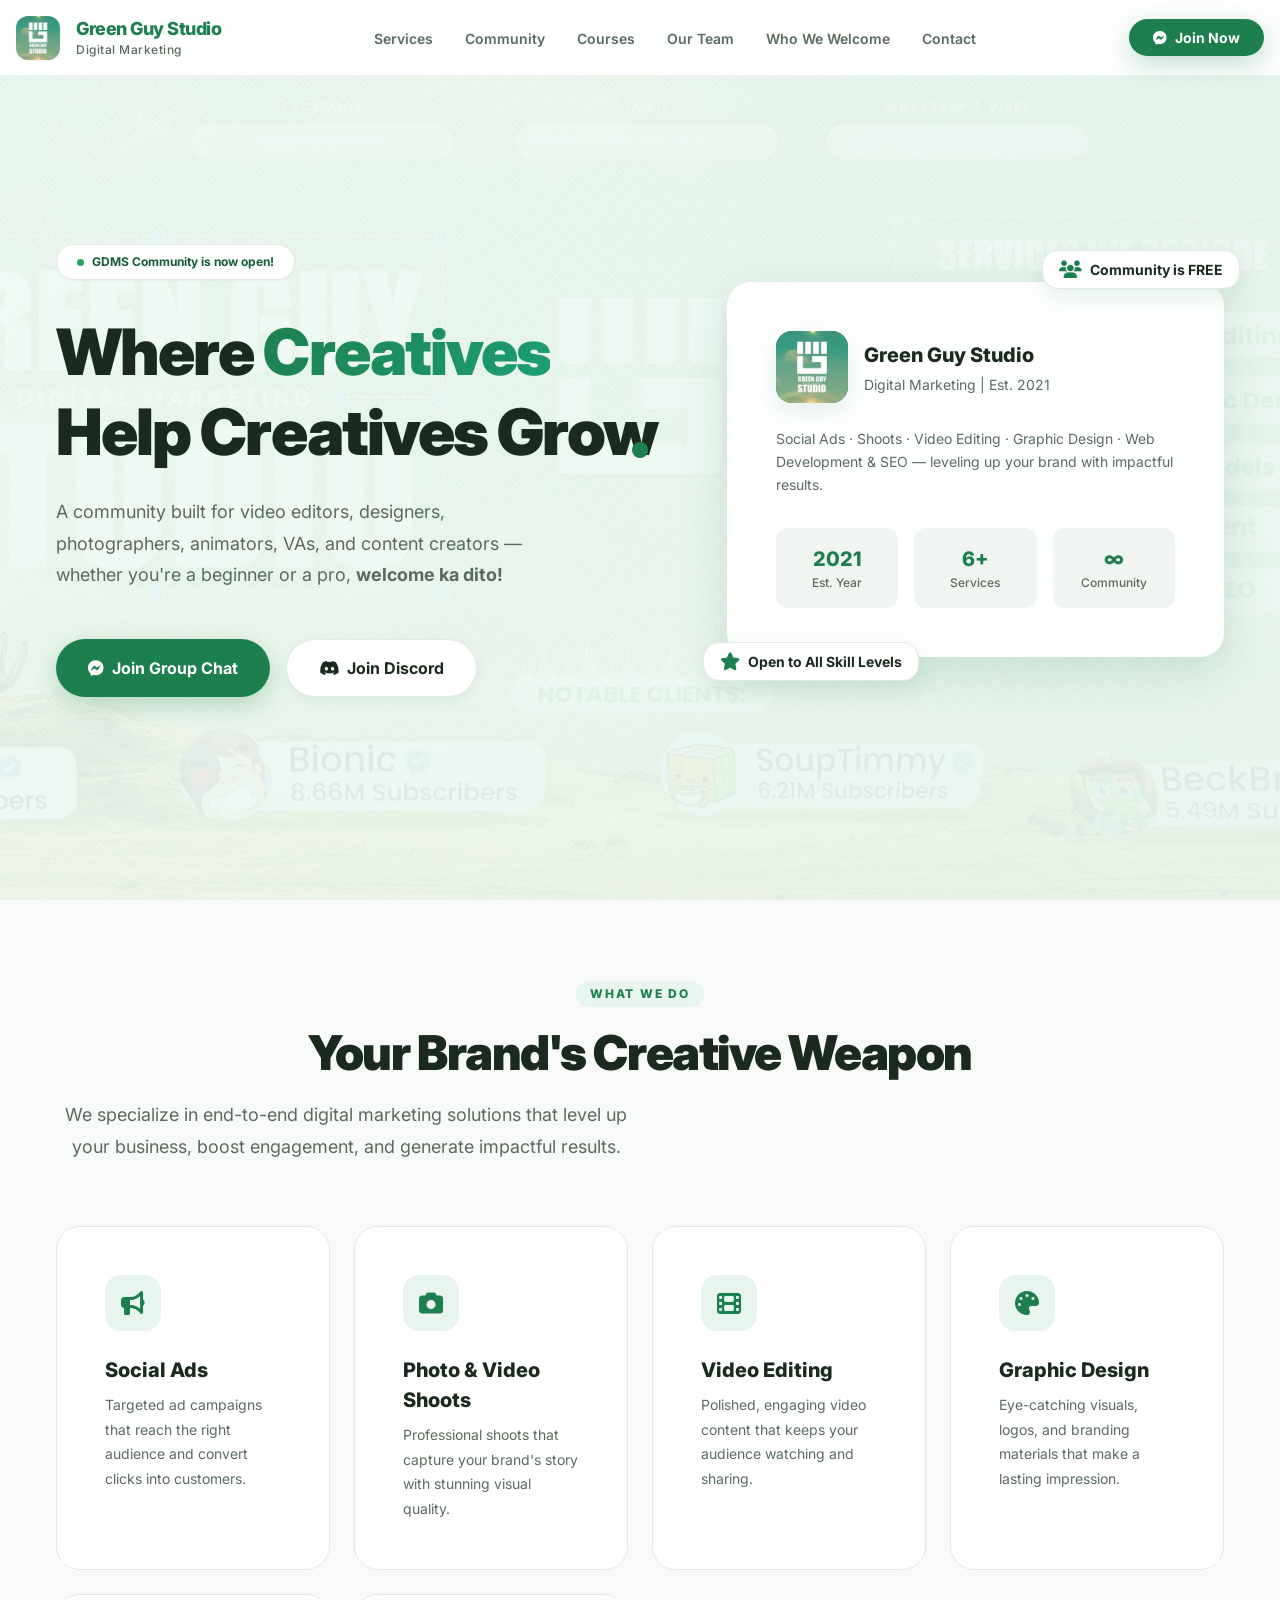
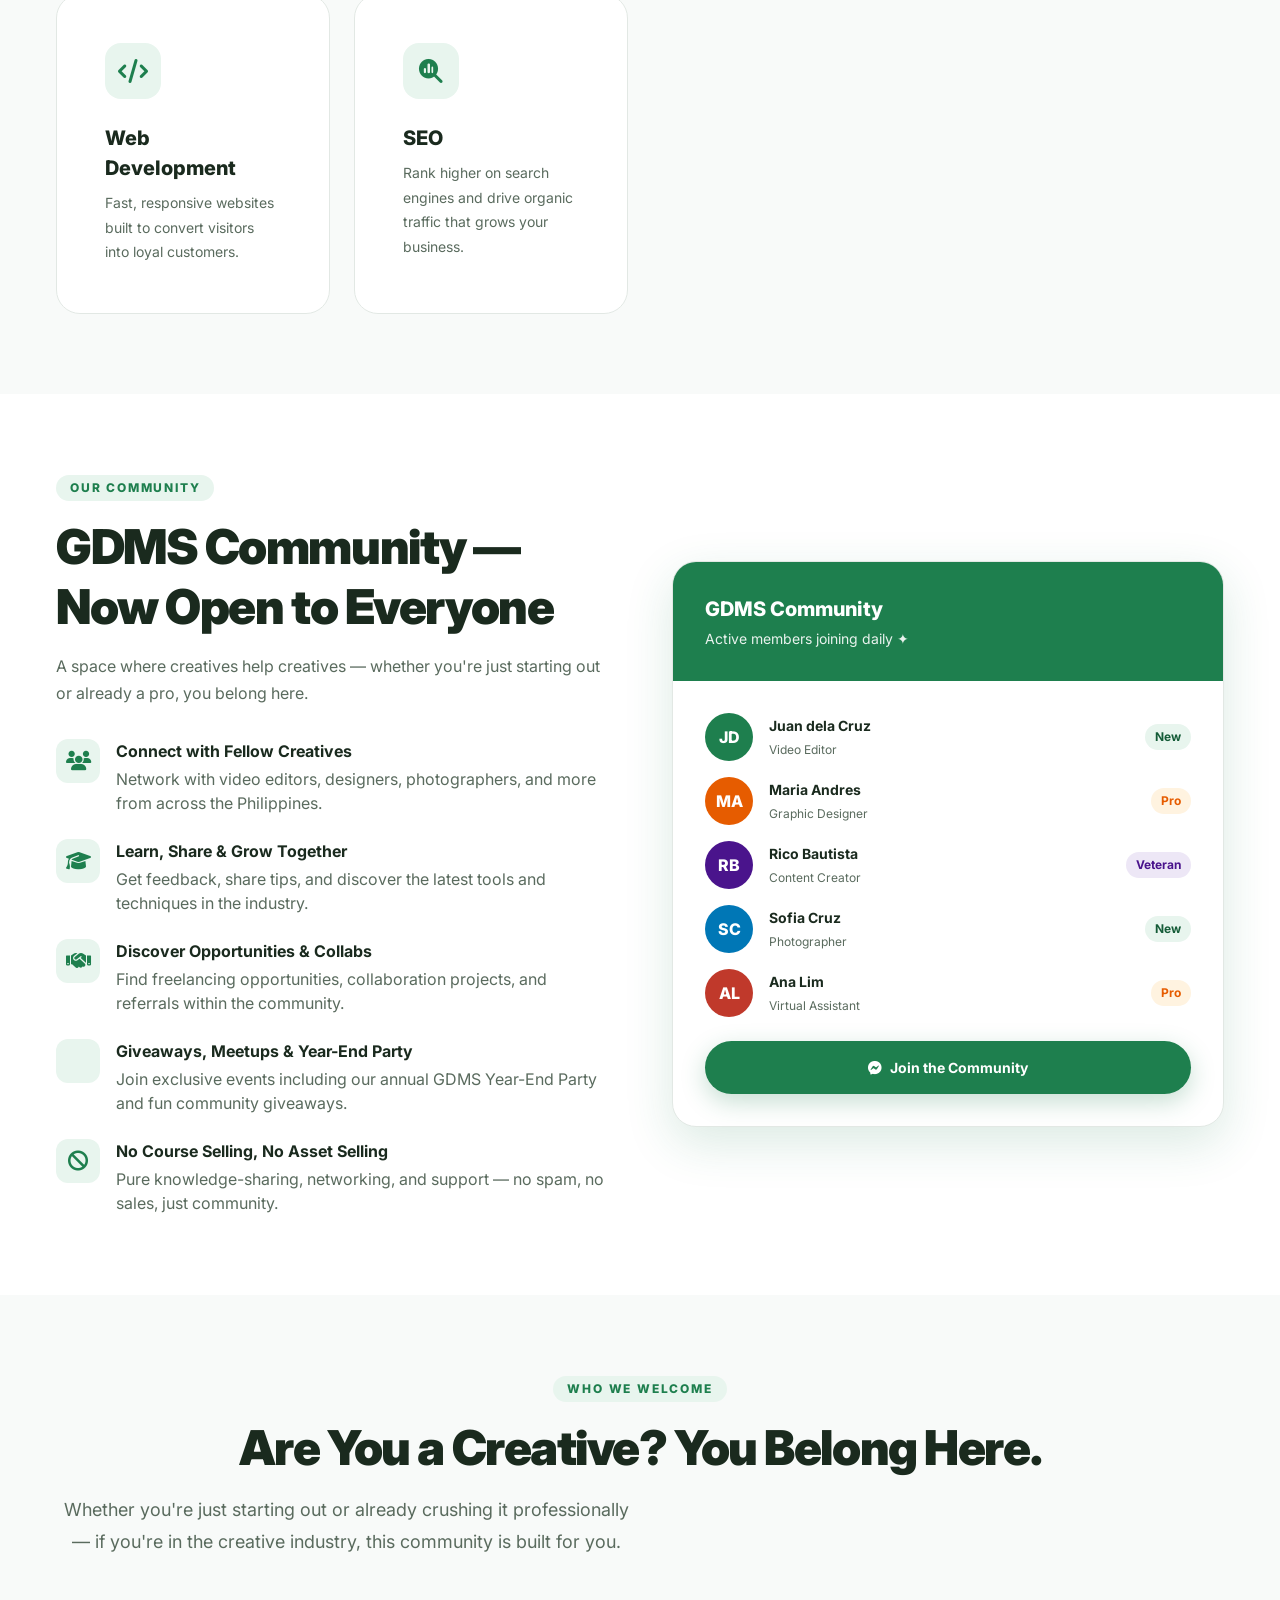
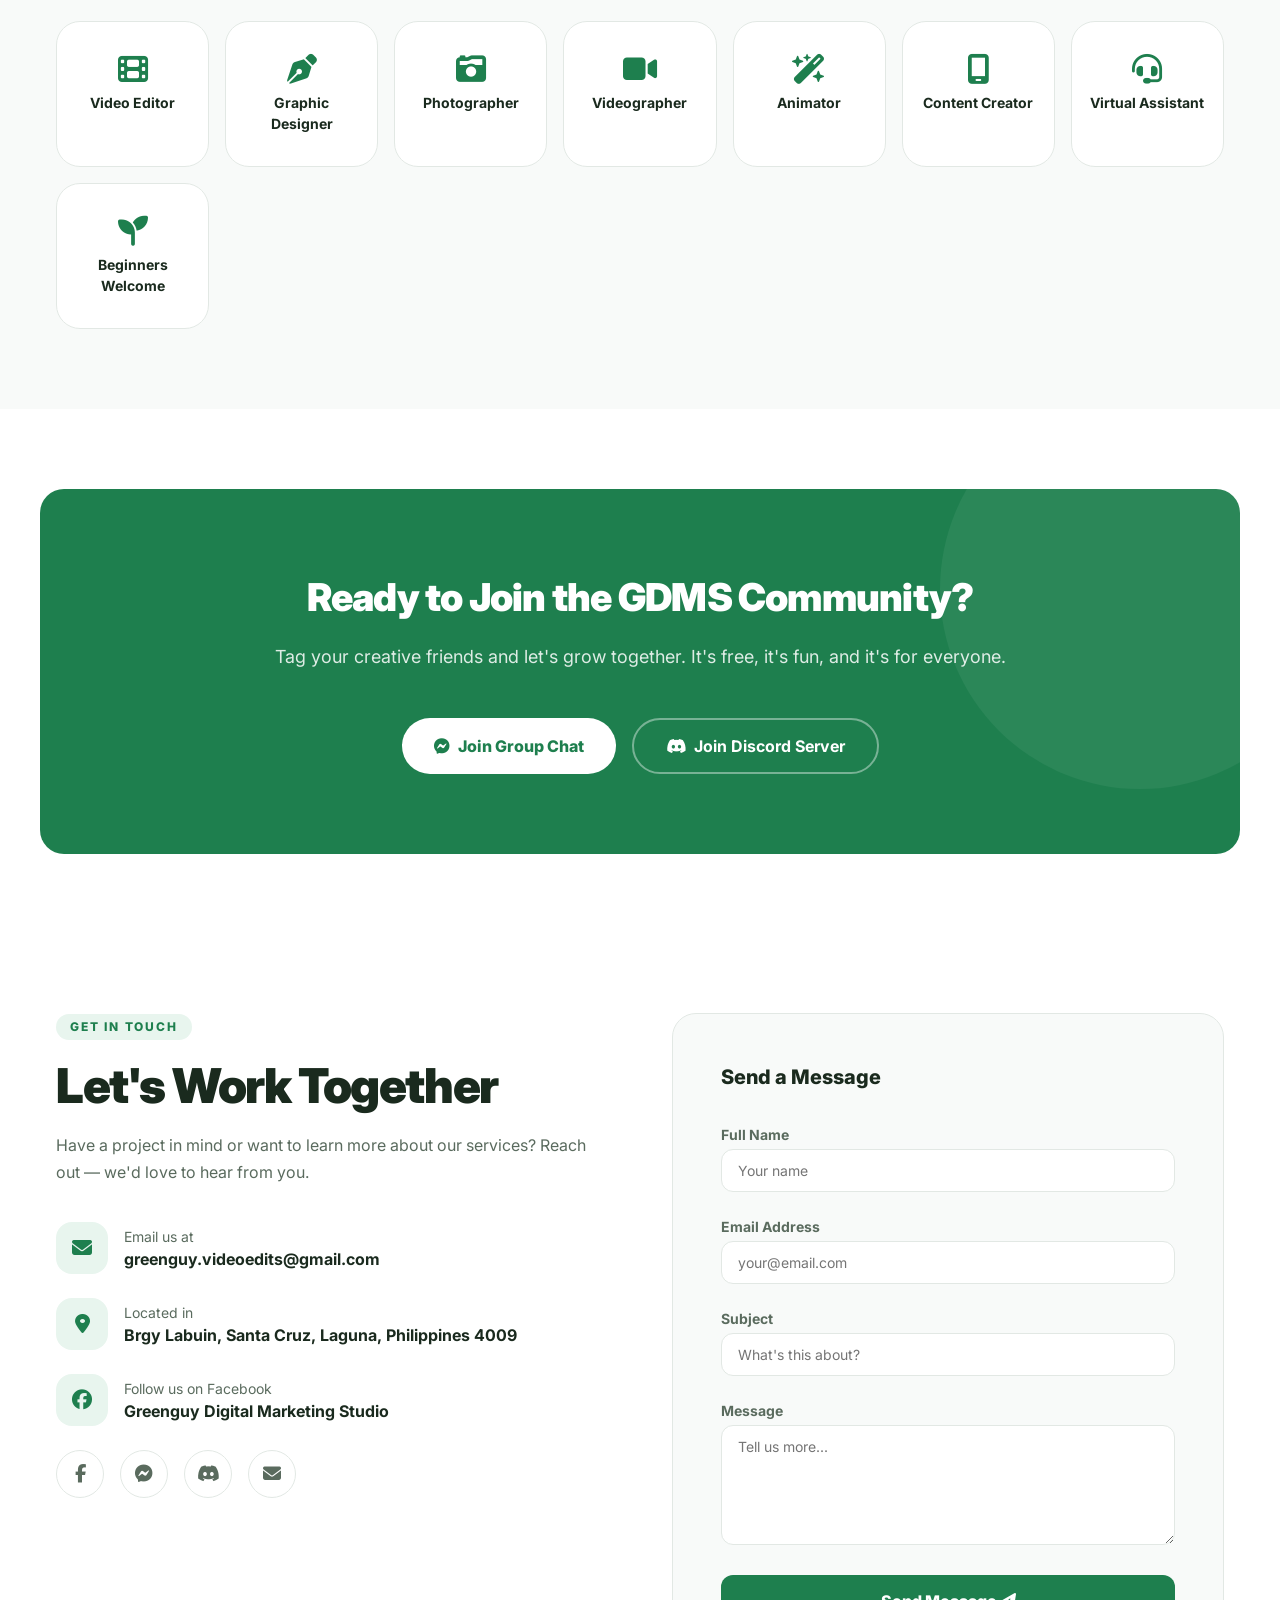
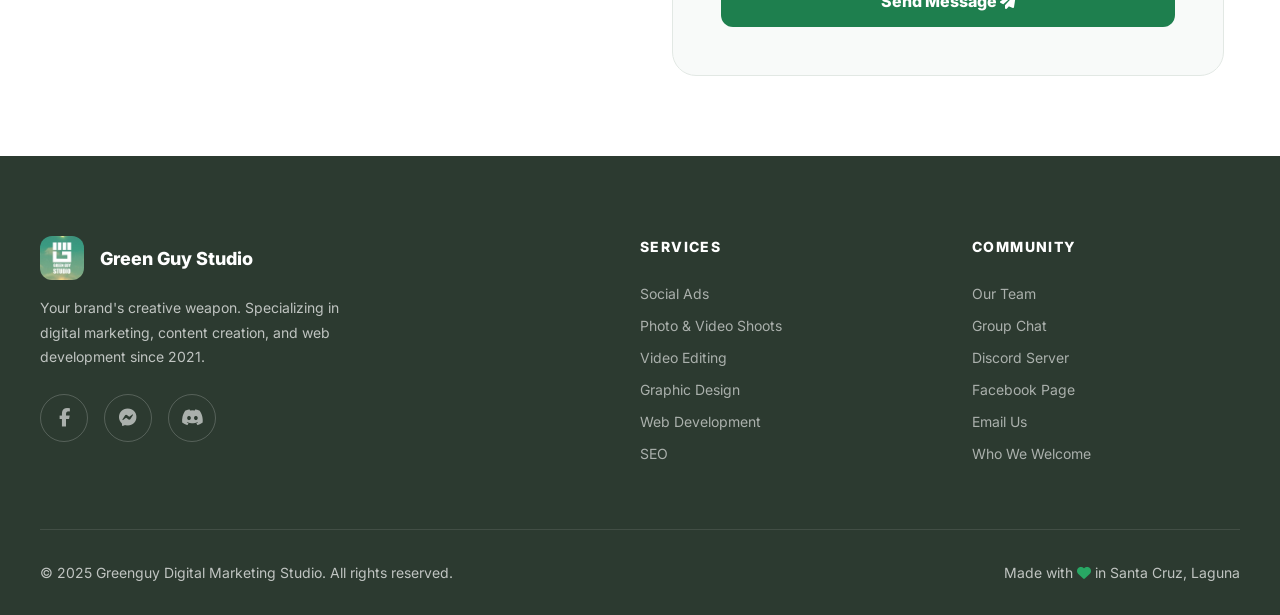
<file: index.html>
<!DOCTYPE html>
<html lang="en">
<head>
<meta charset="UTF-8" />
<meta name="viewport" content="width=device-width, initial-scale=1.0" />
<title>GDMS Community | Greenguy Digital Marketing Studio</title>
<link rel="icon" type="image/jpeg" href="assets/images/logo.jpg" />
<link rel="preconnect" href="https://fonts.googleapis.com" />
<link rel="preconnect" href="https://fonts.gstatic.com" crossorigin />
<link href="https://fonts.googleapis.com/css2?family=Inter:wght@300;400;500;600;700;800;900&display=swap" rel="stylesheet" />
<link rel="stylesheet" href="https://cdnjs.cloudflare.com/ajax/libs/font-awesome/6.5.0/css/all.min.css" />
<link rel="stylesheet" href="css/style.css" />
</head>
<body class="loading">

<!-- LOADER -->
<div id="loader" class="loader-wrapper">
  <div class="loader-content">
    <img src="assets/images/logo.jpg" alt="Logo" class="loader-logo">
    <div class="loader-bar"></div>
  </div>
</div>

<!-- NAV -->
<nav id="navbar">
  <a class="nav-logo" href="#">
    <img src="assets/images/logo.jpg" alt="Green Guy Studio Logo">
    <div class="nav-logo-text">Green Guy Studio <span>Digital Marketing</span></div>
  </a>
  <ul class="nav-links">
    <li><a href="#services">Services</a></li>
    <li><a href="#community">Community</a></li>
    <li><a href="courses.html">Courses</a></li>
    <li><a href="team.html">Our Team</a></li>
    <li><a href="#join">Who We Welcome</a></li>
    <li><a href="#contact">Contact</a></li>
  </ul>
  <a href="https://m.me/j/AbZOnZR2vl02426i/" class="nav-cta" target="_blank"><i class="fa-brands fa-facebook-messenger"></i> Join Now</a>
  <button class="hamburger" id="hamburger" aria-label="Toggle navigation menu">
    <span></span><span></span><span></span>
  </button>
</nav>

<div class="mobile-menu" id="mobileMenu">
  <a href="#services" onclick="closeMobile()">Services</a>
  <a href="#community" onclick="closeMobile()">Community</a>
  <a href="courses.html" onclick="closeMobile()">Courses</a>
  <a href="team.html" onclick="closeMobile()">Our Team</a>
  <a href="#join" onclick="closeMobile()">Who We Welcome</a>
  <a href="#contact" onclick="closeMobile()">Contact</a>
  <a href="https://m.me/j/AbZOnZR2vl02426i/" target="_blank" style="color:var(--primary);font-weight:700;">Join the Community →</a>
</div>

<!-- HERO -->
<section class="hero" id="home">
  <div class="hero-inner max-w">
    <div class="hero-content reveal">
      <div class="hero-badge"><span class="dot"></span> GDMS Community is now open!</div>
      <h1>Where <em>Creatives</em><br>Help Creatives Grow</h1>
      <p class="hero-desc">A community built for video editors, designers, photographers, animators, VAs, and content creators — whether you're a beginner or a pro, <strong>welcome ka dito!</strong></p>
      <div class="hero-btns">
        <a href="https://m.me/j/AbZOnZR2vl02426i/" target="_blank" class="btn-primary"><i class="fa-brands fa-facebook-messenger"></i> Join Group Chat</a>
        <a href="https://discord.gg/hYRzsxUc" target="_blank" class="btn-secondary"><i class="fa-brands fa-discord"></i> Join Discord</a>
      </div>
    </div>
    <div class="hero-visual reveal">
      <div class="hero-card-main">
        <div class="logo-wrap">
          <div class="logo-box">
            <img src="assets/images/logo.jpg" alt="Green Guy Studio Logo">
          </div>
          <div>
            <h3>Green Guy Studio</h3>
            <p>Digital Marketing | Est. 2021</p>
          </div>
        </div>
        <p style="font-size:14px;color:var(--text-muted);line-height:1.65;">Social Ads · Shoots · Video Editing · Graphic Design · Web Development &amp; SEO — leveling up your brand with impactful results.</p>
        <div class="stats-row">
          <div class="stat-box"><div class="stat-num">2021</div><div class="stat-lbl">Est. Year</div></div>
          <div class="stat-box"><div class="stat-num">6+</div><div class="stat-lbl">Services</div></div>
          <div class="stat-box"><div class="stat-num">∞</div><div class="stat-lbl">Community</div></div>
        </div>
      </div>
      <div class="badge-float top"><i class="fa-solid fa-users"></i> Community is FREE</div>
      <div class="badge-float bot"><i class="fa-solid fa-star"></i> Open to All Skill Levels</div>
    </div>
  </div>
</section>

<!-- SERVICES -->
<section class="services" id="services">
  <div class="max-w">
    <div class="center reveal">
      <div class="section-label">What We Do</div>
      <h2 class="section-title">Your Brand's Creative Weapon</h2>
      <p class="section-sub">We specialize in end-to-end digital marketing solutions that level up your business, boost engagement, and generate impactful results.</p>
    </div>
    <div class="services-grid">
      <div class="service-card reveal">
        <div class="service-icon"><i class="fa-solid fa-bullhorn"></i></div>
        <h3>Social Ads</h3>
        <p>Targeted ad campaigns that reach the right audience and convert clicks into customers.</p>
      </div>
      <div class="service-card reveal">
        <div class="service-icon"><i class="fa-solid fa-camera"></i></div>
        <h3>Photo & Video Shoots</h3>
        <p>Professional shoots that capture your brand's story with stunning visual quality.</p>
      </div>
      <div class="service-card reveal">
        <div class="service-icon"><i class="fa-solid fa-film"></i></div>
        <h3>Video Editing</h3>
        <p>Polished, engaging video content that keeps your audience watching and sharing.</p>
      </div>
      <div class="service-card reveal">
        <div class="service-icon"><i class="fa-solid fa-palette"></i></div>
        <h3>Graphic Design</h3>
        <p>Eye-catching visuals, logos, and branding materials that make a lasting impression.</p>
      </div>
      <div class="service-card reveal">
        <div class="service-icon"><i class="fa-solid fa-code"></i></div>
        <h3>Web Development</h3>
        <p>Fast, responsive websites built to convert visitors into loyal customers.</p>
      </div>
      <div class="service-card reveal">
        <div class="service-icon"><i class="fa-solid fa-magnifying-glass-chart"></i></div>
        <h3>SEO</h3>
        <p>Rank higher on search engines and drive organic traffic that grows your business.</p>
      </div>
    </div>
  </div>
</section>

<!-- COMMUNITY -->
<section id="community">
  <div class="max-w community-inner">
    <div class="reveal">
      <div class="section-label">Our Community</div>
      <h2 class="section-title">GDMS Community — Now Open to Everyone</h2>
      <p style="font-size:16px;color:var(--text-muted);line-height:1.7;margin-bottom:8px;">A space where creatives help creatives — whether you're just starting out or already a pro, you belong here.</p>
      <ul class="benefits-list">
        <li>
          <div class="icon-wrap"><i class="fa-solid fa-users"></i></div>
          <div><strong>Connect with Fellow Creatives</strong>Network with video editors, designers, photographers, and more from across the Philippines.</div>
        </li>
        <li>
          <div class="icon-wrap"><i class="fa-solid fa-graduation-cap"></i></div>
          <div><strong>Learn, Share & Grow Together</strong>Get feedback, share tips, and discover the latest tools and techniques in the industry.</div>
        </li>
        <li>
          <div class="icon-wrap"><i class="fa-solid fa-handshake"></i></div>
          <div><strong>Discover Opportunities & Collabs</strong>Find freelancing opportunities, collaboration projects, and referrals within the community.</div>
        </li>
        <li>
          <div class="icon-wrap"><i class="fa-solid fa-party-horn"></i></div>
          <div><strong>Giveaways, Meetups & Year-End Party</strong>Join exclusive events including our annual GDMS Year-End Party and fun community giveaways.</div>
        </li>
        <li>
          <div class="icon-wrap"><i class="fa-solid fa-ban"></i></div>
          <div><strong>No Course Selling, No Asset Selling</strong>Pure knowledge-sharing, networking, and support — no spam, no sales, just community.</div>
        </li>
      </ul>
    </div>
    <div class="community-visual reveal">
      <div class="comm-card">
        <div class="comm-card-header">
          <h3>GDMS Community</h3>
          <p>Active members joining daily ✦</p>
        </div>
        <div class="comm-card-body">
          <div class="member-row">
            <div class="avatar" style="background:#1e7f4e;">JD</div>
            <div class="member-info"><strong>Juan dela Cruz</strong><span>Video Editor</span></div>
            <span class="member-badge badge-new">New</span>
          </div>
          <div class="member-row">
            <div class="avatar" style="background:#e65c00;">MA</div>
            <div class="member-info"><strong>Maria Andres</strong><span>Graphic Designer</span></div>
            <span class="member-badge badge-pro">Pro</span>
          </div>
          <div class="member-row">
            <div class="avatar" style="background:#4a148c;">RB</div>
            <div class="member-info"><strong>Rico Bautista</strong><span>Content Creator</span></div>
            <span class="member-badge badge-vet">Veteran</span>
          </div>
          <div class="member-row">
            <div class="avatar" style="background:#0077b6;">SC</div>
            <div class="member-info"><strong>Sofia Cruz</strong><span>Photographer</span></div>
            <span class="member-badge badge-new">New</span>
          </div>
          <div class="member-row">
            <div class="avatar" style="background:#c0392b;">AL</div>
            <div class="member-info"><strong>Ana Lim</strong><span>Virtual Assistant</span></div>
            <span class="member-badge badge-pro">Pro</span>
          </div>
          <div style="text-align:center;margin-top:8px;">
            <a href="https://m.me/j/AbZOnZR2vl02426i/" target="_blank" class="btn-primary" style="width:100%;justify-content:center;font-size:14px;">
              <i class="fa-brands fa-facebook-messenger"></i> Join the Community
            </a>
          </div>
        </div>
      </div>
    </div>
  </div>
</section>

<!-- WHO WE WELCOME -->
<section class="welcome" id="join">
  <div class="max-w">
    <div class="center reveal">
      <div class="section-label">Who We Welcome</div>
      <h2 class="section-title">Are You a Creative? You Belong Here.</h2>
      <p class="section-sub">Whether you're just starting out or already crushing it professionally — if you're in the creative industry, this community is built for you.</p>
    </div>
    <div class="roles-grid reveal">
      <div class="role-pill"><i class="fa-solid fa-film"></i>Video Editor</div>
      <div class="role-pill"><i class="fa-solid fa-pen-nib"></i>Graphic Designer</div>
      <div class="role-pill"><i class="fa-solid fa-camera-retro"></i>Photographer</div>
      <div class="role-pill"><i class="fa-solid fa-video"></i>Videographer</div>
      <div class="role-pill"><i class="fa-solid fa-wand-magic-sparkles"></i>Animator</div>
      <div class="role-pill"><i class="fa-solid fa-mobile-screen"></i>Content Creator</div>
      <div class="role-pill"><i class="fa-solid fa-headset"></i>Virtual Assistant</div>
      <div class="role-pill"><i class="fa-solid fa-seedling"></i>Beginners Welcome</div>
    </div>
  </div>
</section>

<!-- CTA BANNER -->
<section style="padding: var(--spacing-4xl) var(--spacing-md);">
  <div class="cta-banner max-w reveal">
    <h2>Ready to Join the GDMS Community?</h2>
    <p>Tag your creative friends and let's grow together. It's free, it's fun, and it's for everyone.</p>
    <div class="cta-btns">
      <a href="https://m.me/j/AbZOnZR2vl02426i/" target="_blank" class="btn-white"><i class="fa-brands fa-facebook-messenger"></i> Join Group Chat</a>
      <a href="https://discord.gg/hYRzsxUc" target="_blank" class="btn-outline-white"><i class="fa-brands fa-discord"></i> Join Discord Server</a>
    </div>
  </div>
</section>

<!-- CONTACT -->
<section id="contact">
  <div class="max-w contact-inner">
    <div class="reveal">
      <div class="section-label">Get in Touch</div>
      <h2 class="section-title">Let's Work Together</h2>
      <p style="font-size:16px;color:var(--text-muted);line-height:1.7;margin-bottom:36px;">Have a project in mind or want to learn more about our services? Reach out — we'd love to hear from you.</p>
      <div class="contact-info">
        <div class="contact-item">
          <div class="contact-icon"><i class="fa-solid fa-envelope"></i></div>
          <div>
            <p>Email us at</p>
            <a href="mailto:greenguy.videoedits@gmail.com">greenguy.videoedits@gmail.com</a>
          </div>
        </div>
        <div class="contact-item">
          <div class="contact-icon"><i class="fa-solid fa-location-dot"></i></div>
          <div>
            <p>Located in</p>
            <a href="#">Brgy Labuin, Santa Cruz, Laguna, Philippines 4009</a>
          </div>
        </div>
        <div class="contact-item">
          <div class="contact-icon"><i class="fa-brands fa-facebook"></i></div>
          <div>
            <p>Follow us on Facebook</p>
            <a href="https://www.facebook.com/greenguydms/" target="_blank">Greenguy Digital Marketing Studio</a>
          </div>
        </div>
      </div>
      <div class="social-links" style="margin-top:24px;">
        <a href="https://www.facebook.com/greenguydms/" target="_blank" class="social-btn" aria-label="Facebook"><i class="fa-brands fa-facebook-f"></i></a>
        <a href="https://m.me/j/AbZOnZR2vl02426i/" target="_blank" class="social-btn" aria-label="Messenger"><i class="fa-brands fa-facebook-messenger"></i></a>
        <a href="https://discord.gg/hYRzsxUc" target="_blank" class="social-btn" aria-label="Discord"><i class="fa-brands fa-discord"></i></a>
        <a href="mailto:greenguy.videoedits@gmail.com" class="social-btn" aria-label="Email"><i class="fa-solid fa-envelope"></i></a>
      </div>
    </div>
    <div class="contact-form reveal">
      <h3>Send a Message</h3>
      <form onsubmit="handleForm(event)">
        <div class="form-group">
          <label>Full Name</label>
          <input type="text" placeholder="Your name" required />
        </div>
        <div class="form-group">
          <label>Email Address</label>
          <input type="email" placeholder="your@email.com" required />
        </div>
        <div class="form-group">
          <label>Subject</label>
          <input type="text" placeholder="What's this about?" />
        </div>
        <div class="form-group">
          <label>Message</label>
          <textarea placeholder="Tell us more..."></textarea>
        </div>
        <button type="submit" class="form-submit" id="submitBtn">Send Message <i class="fa-solid fa-paper-plane"></i></button>
      </form>
    </div>
  </div>
</section>

<!-- FOOTER -->
<footer>
  <div class="footer-inner">
    <div class="footer-brand">
      <div class="logo-row">
        <img src="assets/images/logo.jpg" alt="Green Guy Studio Logo">
        <strong>Green Guy Studio</strong>
      </div>
      <p>Your brand's creative weapon. Specializing in digital marketing, content creation, and web development since 2021.</p>
      <div class="social-links">
        <a href="https://www.facebook.com/greenguydms/" target="_blank" class="social-btn" aria-label="Facebook"><i class="fa-brands fa-facebook-f"></i></a>
        <a href="https://m.me/j/AbZOnZR2vl02426i/" target="_blank" class="social-btn" aria-label="Messenger"><i class="fa-brands fa-facebook-messenger"></i></a>
        <a href="https://discord.gg/hYRzsxUc" target="_blank" class="social-btn" aria-label="Discord"><i class="fa-brands fa-discord"></i></a>
      </div>
    </div>
    <div class="footer-links">
      <h4>Services</h4>
      <ul>
        <li><a href="#services">Social Ads</a></li>
        <li><a href="#services">Photo & Video Shoots</a></li>
        <li><a href="#services">Video Editing</a></li>
        <li><a href="#services">Graphic Design</a></li>
        <li><a href="#services">Web Development</a></li>
        <li><a href="#services">SEO</a></li>
      </ul>
    </div>
    <div class="footer-links">
      <h4>Community</h4>
      <ul>
        <li><a href="team.html">Our Team</a></li>
        <li><a href="https://m.me/j/AbZOnZR2vl02426i/" target="_blank">Group Chat</a></li>
        <li><a href="https://discord.gg/hYRzsxUc" target="_blank">Discord Server</a></li>
        <li><a href="https://www.facebook.com/greenguydms/" target="_blank">Facebook Page</a></li>
        <li><a href="mailto:greenguy.videoedits@gmail.com">Email Us</a></li>
        <li><a href="#join">Who We Welcome</a></li>
      </ul>
    </div>
  </div>
  <div class="footer-bottom">
    <span>© 2025 Greenguy Digital Marketing Studio. All rights reserved.</span>
    <span>Made with <i class="fa-solid fa-heart" style="color:var(--primary-light);"></i> in Santa Cruz, Laguna</span>
  </div>
</footer>

<script src="js/script.js"></script>
<script src="js/cursor.js"></script>
</body>
</html>
</file>
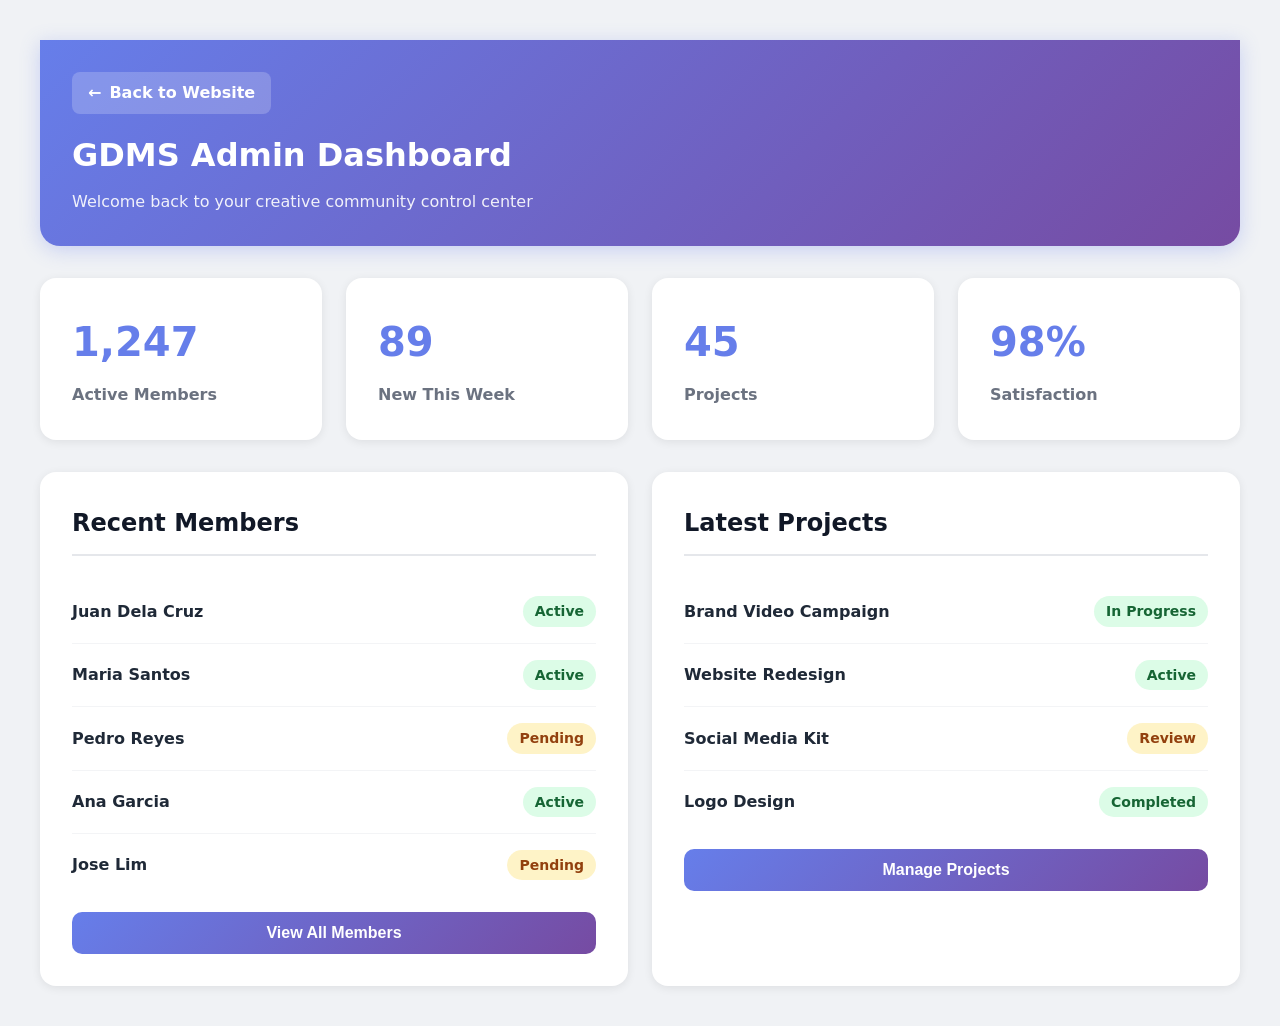
<file: admin.html>
<!DOCTYPE html>
<html lang="en">
<head>
    <meta charset="UTF-8">
    <meta name="viewport" content="width=device-width, initial-scale=1.0">
    <title>Admin Dashboard | GDMS</title>
    <link rel="icon" type="image/jpeg" href="assets/images/logo.jpg">
    <style>
        /* ==================== */
        /* ISOLATED ADMIN STYLES */
        /* ==================== */
        
        /* Reset & Base */
        .admin-page * {
            box-sizing: border-box;
            margin: 0;
            padding: 0;
        }
        
        .admin-page {
            font-family: 'Segoe UI', system-ui, -apple-system, sans-serif;
            background: #f0f2f5;
            min-height: 100vh;
            color: #1a1a1a;
            line-height: 1.6;
        }
        
        /* Container */
        .admin-container {
            max-width: 1400px;
            margin: 0 auto;
            padding: 2rem;
        }
        
        /* Header */
        .admin-header {
            background: linear-gradient(135deg, #667eea 0%, #764ba2 100%);
            padding: 2rem;
            color: white;
            border-radius: 0 0 20px 20px;
            box-shadow: 0 4px 20px rgba(102, 126, 234, 0.3);
            margin-bottom: 2rem;
        }
        
        .admin-header h1 {
            font-size: 2rem;
            font-weight: 700;
            margin-bottom: 0.5rem;
        }
        
        .admin-header p {
            font-size: 1rem;
            opacity: 0.9;
        }
        
        .admin-back-link {
            display: inline-flex;
            align-items: center;
            gap: 0.5rem;
            color: white;
            text-decoration: none;
            font-weight: 600;
            margin-bottom: 1rem;
            padding: 0.5rem 1rem;
            background: rgba(255, 255, 255, 0.2);
            border-radius: 8px;
            transition: all 0.2s ease;
        }
        
        .admin-back-link:hover {
            background: rgba(255, 255, 255, 0.3);
            transform: translateY(-2px);
        }
        
        /* Stats Grid */
        .admin-stats {
            display: grid;
            grid-template-columns: repeat(auto-fit, minmax(250px, 1fr));
            gap: 1.5rem;
            margin-bottom: 2rem;
        }
        
        .admin-stat-card {
            background: white;
            padding: 2rem;
            border-radius: 16px;
            box-shadow: 0 2px 10px rgba(0, 0, 0, 0.08);
            transition: all 0.2s ease;
        }
        
        .admin-stat-card:hover {
            box-shadow: 0 4px 20px rgba(0, 0, 0, 0.12);
            transform: translateY(-4px);
        }
        
        .admin-stat-number {
            font-size: 2.5rem;
            font-weight: 800;
            color: #667eea;
            margin-bottom: 0.5rem;
        }
        
        .admin-stat-label {
            font-size: 1rem;
            color: #6b7280;
            font-weight: 600;
        }
        
        /* Content Grid */
        .admin-content {
            display: grid;
            grid-template-columns: 1fr 1fr;
            gap: 1.5rem;
        }
        
        /* Card */
        .admin-card {
            background: white;
            padding: 2rem;
            border-radius: 16px;
            box-shadow: 0 2px 10px rgba(0, 0, 0, 0.08);
        }
        
        .admin-card h2 {
            font-size: 1.5rem;
            color: #111827;
            margin-bottom: 1.5rem;
            border-bottom: 2px solid #e5e7eb;
            padding-bottom: 0.75rem;
        }
        
        /* List */
        .admin-list {
            list-style: none;
        }
        
        .admin-list-item {
            padding: 1rem 0;
            border-bottom: 1px solid #f3f4f6;
            display: flex;
            justify-content: space-between;
            align-items: center;
        }
        
        .admin-list-item:last-child {
            border-bottom: none;
        }
        
        .admin-list-name {
            font-weight: 600;
            color: #1f2937;
        }
        
        .admin-list-status {
            padding: 0.25rem 0.75rem;
            border-radius: 9999px;
            font-size: 0.875rem;
            font-weight: 600;
        }
        
        .admin-list-status.active {
            background: #dcfce7;
            color: #166534;
        }
        
        .admin-list-status.pending {
            background: #fef3c7;
            color: #92400e;
        }
        
        /* Button */
        .admin-btn {
            background: linear-gradient(135deg, #667eea 0%, #764ba2 100%);
            color: white;
            border: none;
            padding: 0.75rem 1.5rem;
            border-radius: 10px;
            font-weight: 600;
            font-size: 1rem;
            cursor: pointer;
            transition: all 0.2s ease;
            margin-top: 1rem;
            width: 100%;
        }
        
        .admin-btn:hover {
            transform: translateY(-2px);
            box-shadow: 0 4px 15px rgba(102, 126, 234, 0.4);
        }
        
        /* Responsive */
        @media (max-width: 768px) {
            .admin-content {
                grid-template-columns: 1fr;
            }
            
            .admin-header {
                padding: 1.5rem;
            }
            
            .admin-header h1 {
                font-size: 1.5rem;
            }
        }
    </style>
</head>
<body class="admin-page">
    <div class="admin-container">
        <div class="admin-header">
            <a href="index.html" class="admin-back-link">
                <span>&larr;</span> Back to Website
            </a>
            <h1>GDMS Admin Dashboard</h1>
            <p>Welcome back to your creative community control center</p>
        </div>
        
        <div class="admin-stats">
            <div class="admin-stat-card">
                <div class="admin-stat-number">1,247</div>
                <div class="admin-stat-label">Active Members</div>
            </div>
            <div class="admin-stat-card">
                <div class="admin-stat-number">89</div>
                <div class="admin-stat-label">New This Week</div>
            </div>
            <div class="admin-stat-card">
                <div class="admin-stat-number">45</div>
                <div class="admin-stat-label">Projects</div>
            </div>
            <div class="admin-stat-card">
                <div class="admin-stat-number">98%</div>
                <div class="admin-stat-label">Satisfaction</div>
            </div>
        </div>
        
        <div class="admin-content">
            <div class="admin-card">
                <h2>Recent Members</h2>
                <ul class="admin-list">
                    <li class="admin-list-item">
                        <span class="admin-list-name">Juan Dela Cruz</span>
                        <span class="admin-list-status active">Active</span>
                    </li>
                    <li class="admin-list-item">
                        <span class="admin-list-name">Maria Santos</span>
                        <span class="admin-list-status active">Active</span>
                    </li>
                    <li class="admin-list-item">
                        <span class="admin-list-name">Pedro Reyes</span>
                        <span class="admin-list-status pending">Pending</span>
                    </li>
                    <li class="admin-list-item">
                        <span class="admin-list-name">Ana Garcia</span>
                        <span class="admin-list-status active">Active</span>
                    </li>
                    <li class="admin-list-item">
                        <span class="admin-list-name">Jose Lim</span>
                        <span class="admin-list-status pending">Pending</span>
                    </li>
                </ul>
                <button class="admin-btn">View All Members</button>
            </div>
            
            <div class="admin-card">
                <h2>Latest Projects</h2>
                <ul class="admin-list">
                    <li class="admin-list-item">
                        <span class="admin-list-name">Brand Video Campaign</span>
                        <span class="admin-list-status active">In Progress</span>
                    </li>
                    <li class="admin-list-item">
                        <span class="admin-list-name">Website Redesign</span>
                        <span class="admin-list-status active">Active</span>
                    </li>
                    <li class="admin-list-item">
                        <span class="admin-list-name">Social Media Kit</span>
                        <span class="admin-list-status pending">Review</span>
                    </li>
                    <li class="admin-list-item">
                        <span class="admin-list-name">Logo Design</span>
                        <span class="admin-list-status active">Completed</span>
                    </li>
                </ul>
                <button class="admin-btn">Manage Projects</button>
            </div>
        </div>
    </div>
</body>
</html>
</file>
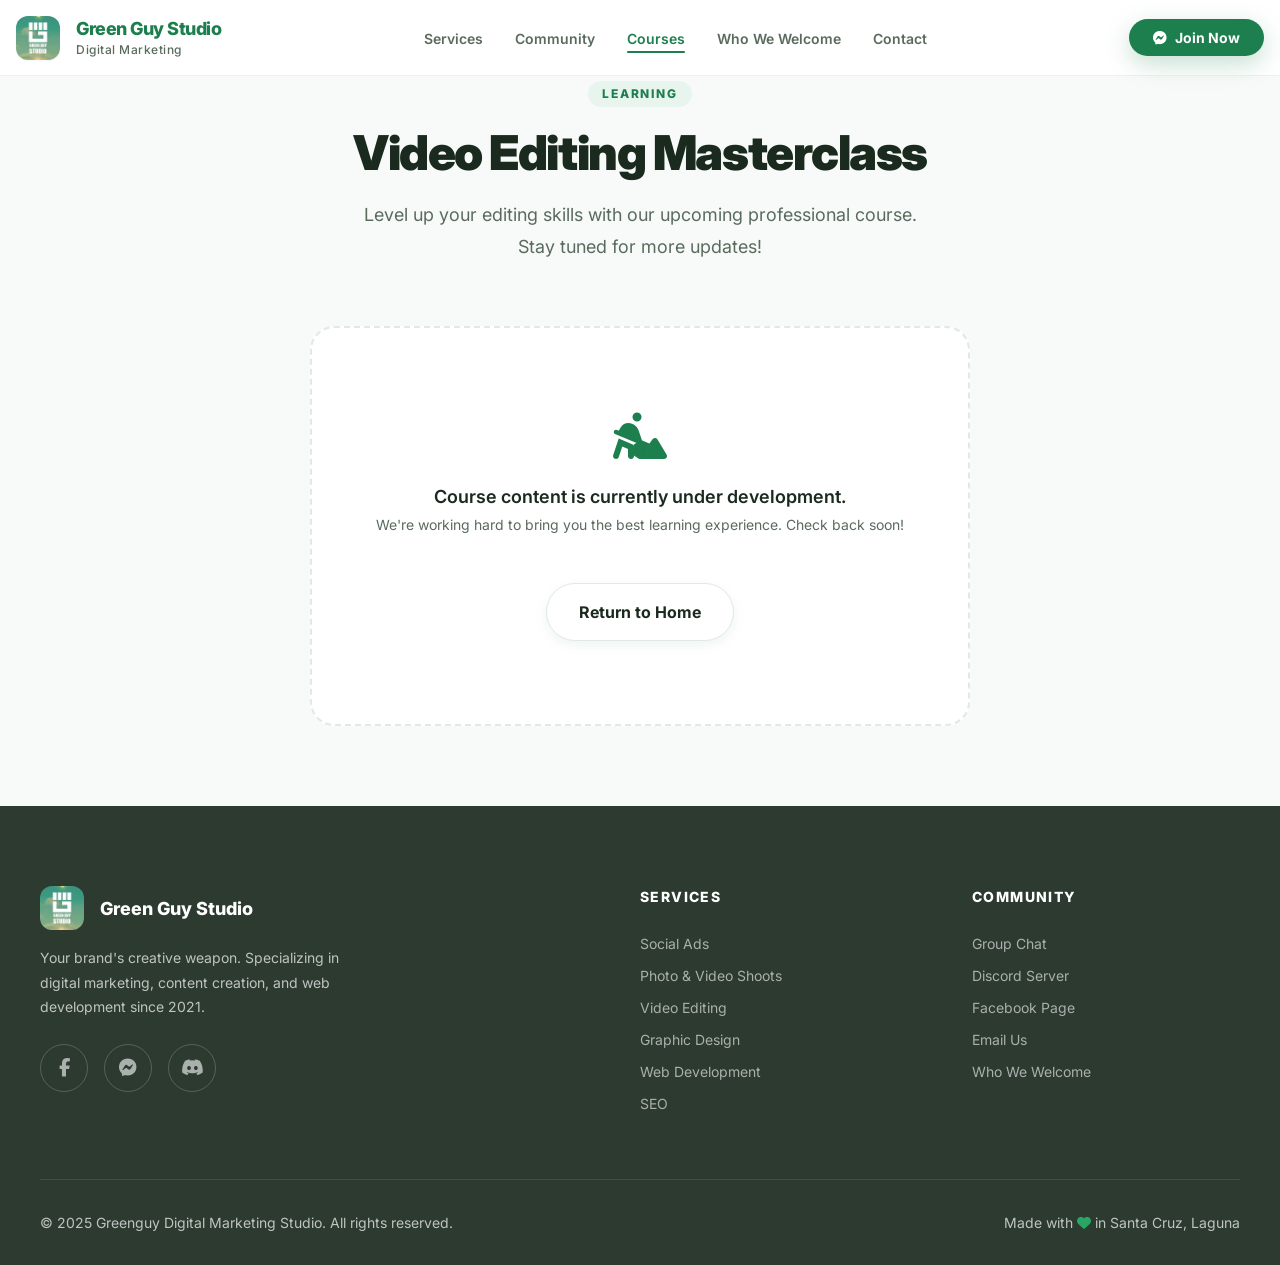
<file: courses.html>
<!DOCTYPE html>
<html lang="en">
<head>
<meta charset="UTF-8" />
<meta name="viewport" content="width=device-width, initial-scale=1.0" />
<title>Courses | GDMS Community</title>
<link rel="icon" type="image/jpeg" href="assets/images/logo.jpg" />
<link rel="preconnect" href="https://fonts.googleapis.com" />
<link rel="preconnect" href="https://fonts.gstatic.com" crossorigin />
<link href="https://fonts.googleapis.com/css2?family=Inter:wght@300;400;500;600;700;800;900&display=swap" rel="stylesheet" />
<link rel="stylesheet" href="https://cdnjs.cloudflare.com/ajax/libs/font-awesome/6.5.0/css/all.min.css" />
<link rel="stylesheet" href="css/style.css" />
<style>
  /* Course-specific styles */
  .courses-hero {
    padding: var(--spacing-4xl) var(--spacing-md);
    background: var(--off-white);
    text-align: center;
    min-height: 80vh;
    display: flex;
    align-items: center;
  }
  .placeholder-card {
    min-height: 400px; 
    display: flex; 
    flex-direction: column; 
    align-items: center; 
    justify-content: center; 
    border: 2px dashed var(--gray-200); 
    border-radius: var(--radius-xl); 
    color: var(--text-muted); 
    margin-top: var(--spacing-3xl); 
    background: var(--white);
    padding: var(--spacing-3xl);
    width: 100%;
    transition: all var(--transition-base);
  }
  .placeholder-card:hover {
    border-color: var(--primary-light);
    background: var(--white);
  }
  .placeholder-icon {
    font-size: 48px;
    color: var(--primary);
    margin-bottom: var(--spacing-lg);
  }
  .placeholder-text-main {
    font-size: var(--font-size-lg);
    font-weight: 600;
    color: var(--text-main);
    margin-bottom: var(--spacing-xs);
  }
  .placeholder-text-sub {
    font-size: var(--font-size-sm);
    color: var(--text-muted);
  }
  .placeholder-btn {
    margin-top: var(--spacing-2xl);
  }
  @media (max-width: 768px) {
    .courses-hero { padding-top: 140px; }
    .placeholder-card { min-height: 300px; padding: var(--spacing-2xl); }
  }
</style>
</head>
<body class="loading">

<!-- LOADER -->
<div id="loader" class="loader-wrapper">
  <div class="loader-content">
    <img src="assets/images/logo.jpg" alt="Logo" class="loader-logo">
    <div class="loader-bar"></div>
  </div>
</div>

<!-- NAV -->
<nav id="navbar">
  <a class="nav-logo" href="index.html">
    <img src="assets/images/logo.jpg" alt="Green Guy Studio Logo">
    <div class="nav-logo-text">Green Guy Studio <span>Digital Marketing</span></div>
  </a>
  <ul class="nav-links">
    <li><a href="index.html#services">Services</a></li>
    <li><a href="index.html#community">Community</a></li>
    <li><a href="courses.html" class="active">Courses</a></li>
    <li><a href="index.html#join">Who We Welcome</a></li>
    <li><a href="index.html#contact">Contact</a></li>
  </ul>
  <a href="https://m.me/j/AbZOnZR2vl02426i/" class="nav-cta" target="_blank"><i class="fa-brands fa-facebook-messenger"></i> Join Now</a>
  <button class="hamburger" id="hamburger" aria-label="Toggle navigation menu">
    <span></span><span></span><span></span>
  </button>
</nav>

<div class="mobile-menu" id="mobileMenu">
  <a href="index.html#services" onclick="closeMobile()">Services</a>
  <a href="index.html#community" onclick="closeMobile()">Community</a>
  <a href="courses.html" onclick="closeMobile()">Courses</a>
  <a href="index.html#join" onclick="closeMobile()">Who We Welcome</a>
  <a href="index.html#contact" onclick="closeMobile()">Contact</a>
  <a href="https://m.me/j/AbZOnZR2vl02426i/" target="_blank" style="color:var(--primary);font-weight:700;">Join the Community →</a>
</div>

<!-- COURSE CONTENT -->
<section class="courses-hero">
  <div class="max-w">
    <div class="reveal">
      <div class="section-label">Learning</div>
      <h2 class="section-title">Video Editing Masterclass</h2>
      <p class="section-sub" style="margin-inline: auto;">Level up your editing skills with our upcoming professional course. Stay tuned for more updates!</p>
    </div>
    
    <div class="reveal placeholder-card">
      <i class="fa-solid fa-person-digging placeholder-icon"></i>
      <p class="placeholder-text-main">Course content is currently under development.</p>
      <p class="placeholder-text-sub">We're working hard to bring you the best learning experience. Check back soon!</p>
      <a href="index.html" class="btn-secondary placeholder-btn">Return to Home</a>
    </div>
  </div>
</section>

<!-- FOOTER -->
<footer>
  <div class="footer-inner">
    <div class="footer-brand">
      <div class="logo-row">
        <img src="assets/images/logo.jpg" alt="Green Guy Studio Logo">
        <strong>Green Guy Studio</strong>
      </div>
      <p>Your brand's creative weapon. Specializing in digital marketing, content creation, and web development since 2021.</p>
      <div class="social-links">
        <a href="https://www.facebook.com/greenguydms/" target="_blank" class="social-btn" aria-label="Facebook"><i class="fa-brands fa-facebook-f"></i></a>
        <a href="https://m.me/j/AbZOnZR2vl02426i/" target="_blank" class="social-btn" aria-label="Messenger"><i class="fa-brands fa-facebook-messenger"></i></a>
        <a href="https://discord.gg/hYRzsxUc" target="_blank" class="social-btn" aria-label="Discord"><i class="fa-brands fa-discord"></i></a>
      </div>
    </div>
    <div class="footer-links">
      <h4>Services</h4>
      <ul>
        <li><a href="index.html#services">Social Ads</a></li>
        <li><a href="index.html#services">Photo & Video Shoots</a></li>
        <li><a href="index.html#services">Video Editing</a></li>
        <li><a href="index.html#services">Graphic Design</a></li>
        <li><a href="index.html#services">Web Development</a></li>
        <li><a href="index.html#services">SEO</a></li>
      </ul>
    </div>
    <div class="footer-links">
      <h4>Community</h4>
      <ul>
        <li><a href="https://m.me/j/AbZOnZR2vl02426i/" target="_blank">Group Chat</a></li>
        <li><a href="https://discord.gg/hYRzsxUc" target="_blank">Discord Server</a></li>
        <li><a href="https://www.facebook.com/greenguydms/" target="_blank">Facebook Page</a></li>
        <li><a href="mailto:greenguy.videoedits@gmail.com">Email Us</a></li>
        <li><a href="index.html#join">Who We Welcome</a></li>
      </ul>
    </div>
  </div>
  <div class="footer-bottom">
    <span>© 2025 Greenguy Digital Marketing Studio. All rights reserved.</span>
    <span>Made with <i class="fa-solid fa-heart" style="color:var(--primary-light);"></i> in Santa Cruz, Laguna</span>
  </div>
</footer>

<script src="js/script.js"></script>
<script src="js/cursor.js"></script>
</body>
</html>
</file>
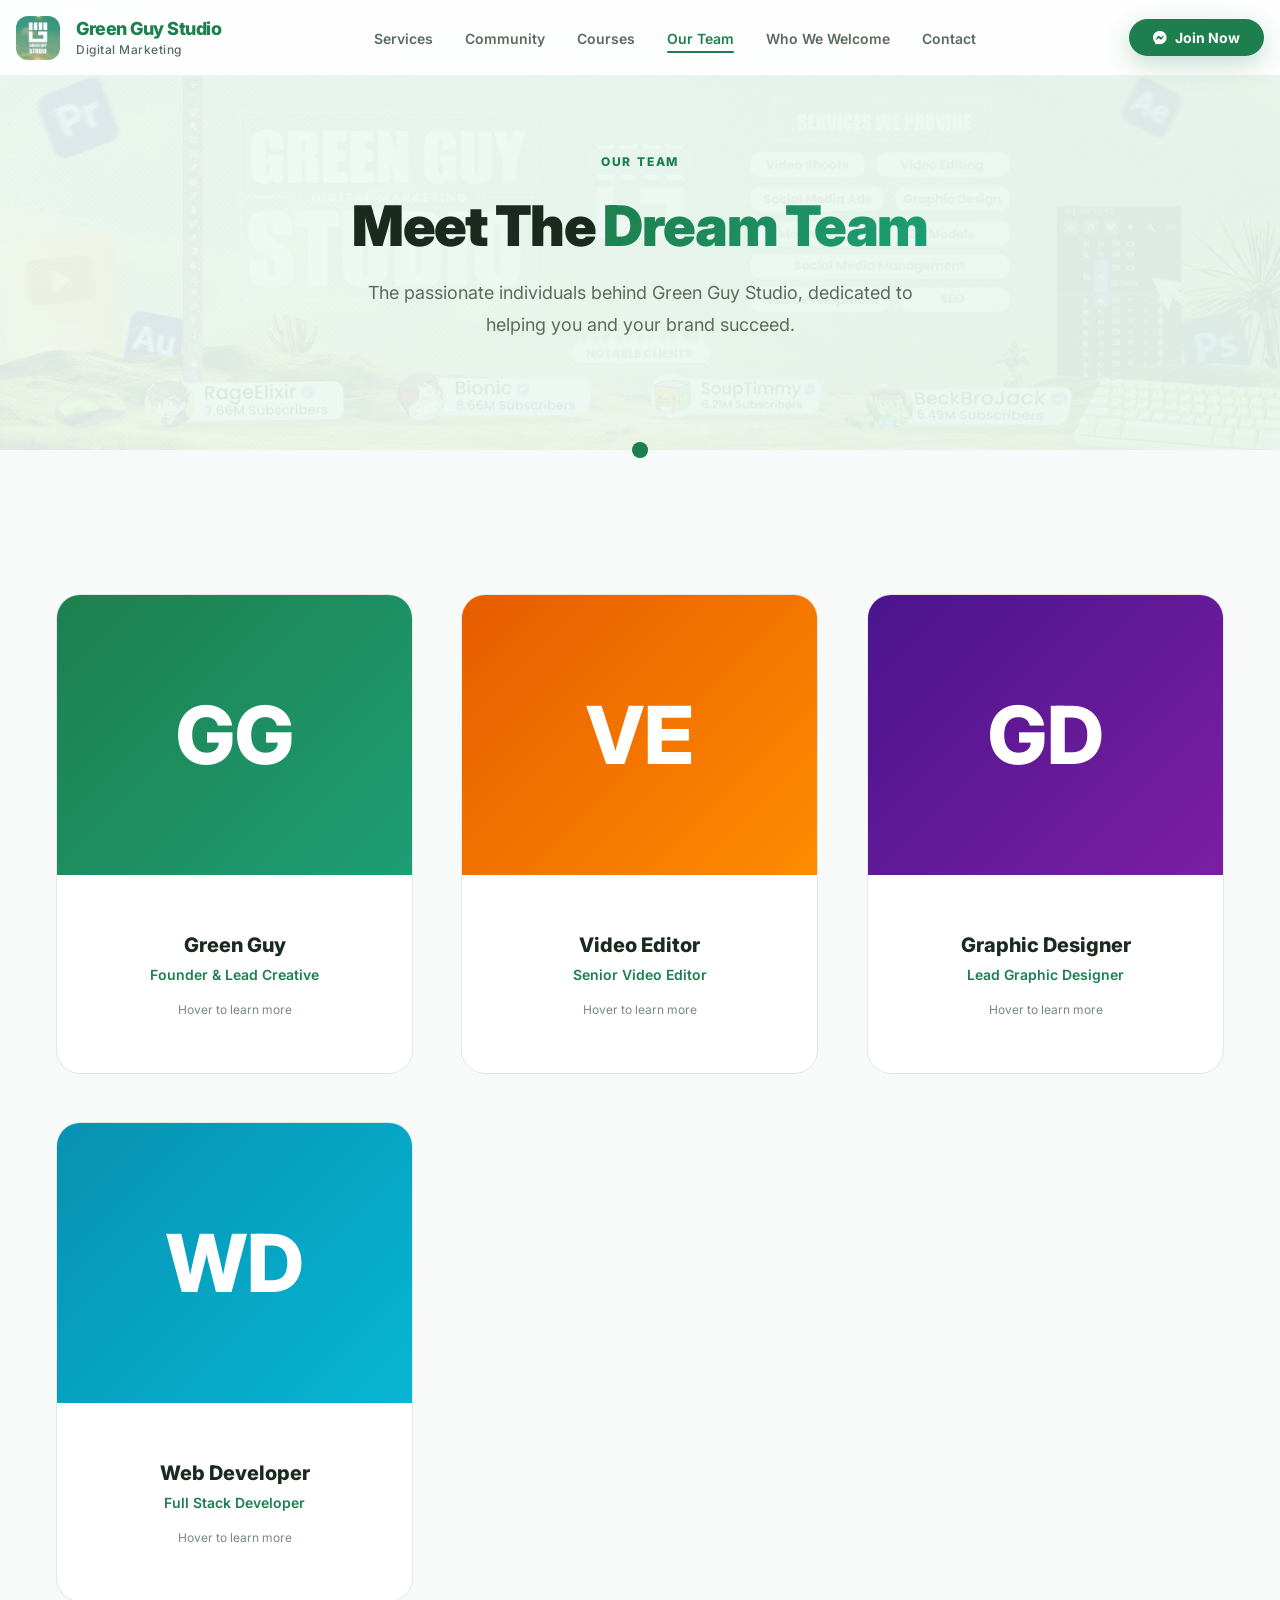
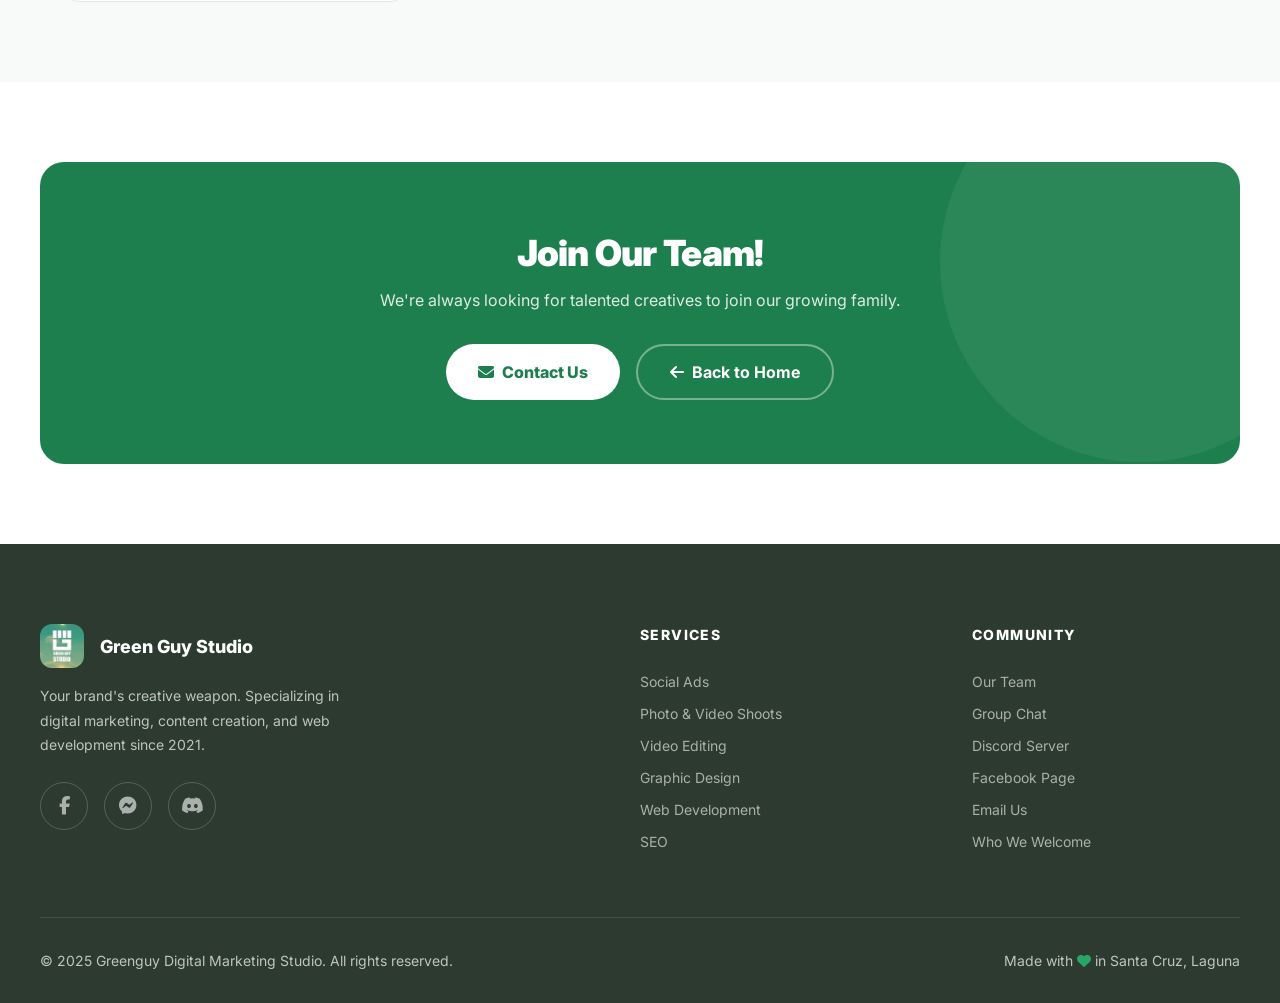
<file: team.html>
<!DOCTYPE html>
<html lang="en">
<head>
    <meta charset="UTF-8">
    <meta name="viewport" content="width=device-width, initial-scale=1.0">
    <title>Our Team | GDMS Community</title>
    <link rel="icon" type="image/jpeg" href="assets/images/logo.jpg">
    <link rel="preconnect" href="https://fonts.googleapis.com">
    <link rel="preconnect" href="https://fonts.gstatic.com" crossorigin>
    <link href="https://fonts.googleapis.com/css2?family=Inter:wght@300;400;500;600;700;800;900&display=swap" rel="stylesheet">
    <link rel="stylesheet" href="https://cdnjs.cloudflare.com/ajax/libs/font-awesome/6.5.0/css/all.min.css">
    <link rel="stylesheet" href="css/style.css">
</head>
<body class="loading">
    <!-- LOADER -->
    <div id="loader" class="loader-wrapper">
        <div class="loader-content">
            <img src="assets/images/logo.jpg" alt="Logo" class="loader-logo">
            <div class="loader-bar"></div>
        </div>
    </div>

    <!-- NAV -->
    <nav id="navbar">
        <a class="nav-logo" href="index.html">
            <img src="assets/images/logo.jpg" alt="Green Guy Studio Logo">
            <div class="nav-logo-text">Green Guy Studio <span>Digital Marketing</span></div>
        </a>
        <ul class="nav-links">
            <li><a href="index.html#services">Services</a></li>
            <li><a href="index.html#community">Community</a></li>
            <li><a href="courses.html">Courses</a></li>
            <li><a href="team.html" class="active">Our Team</a></li>
            <li><a href="index.html#join">Who We Welcome</a></li>
            <li><a href="index.html#contact">Contact</a></li>
        </ul>
        <a href="https://m.me/j/AbZOnZR2vl02426i/" class="nav-cta" target="_blank"><i class="fa-brands fa-facebook-messenger"></i> Join Now</a>
        <button class="hamburger" id="hamburger" aria-label="Toggle navigation menu">
            <span></span><span></span><span></span>
        </button>
    </nav>

    <div class="mobile-menu" id="mobileMenu">
        <a href="index.html#services" onclick="closeMobile()">Services</a>
        <a href="index.html#community" onclick="closeMobile()">Community</a>
        <a href="courses.html" onclick="closeMobile()">Courses</a>
        <a href="team.html" onclick="closeMobile()">Our Team</a>
        <a href="index.html#join" onclick="closeMobile()">Who We Welcome</a>
        <a href="index.html#contact" onclick="closeMobile()">Contact</a>
        <a href="https://m.me/j/AbZOnZR2vl02426i/" target="_blank" style="color:var(--primary);font-weight:700;">Join the Community →</a>
    </div>

    <!-- TEAM HERO -->
    <section class="hero" id="home" style="min-height: 50vh;">
        <div class="hero-inner max-w" style="display: block;">
            <div class="reveal" style="text-align: center;">
                <div class="section-label" style="justify-content: center;">Our Team</div>
                <h1 style="font-size: clamp(2rem, 5vw, 3.5rem); margin-bottom: 1rem;">Meet The <em>Dream Team</em></h1>
                <p style="font-size: var(--font-size-lg); color: var(--text-muted); max-width: 600px; margin: 0 auto; line-height: 1.8;">
                    The passionate individuals behind Green Guy Studio, dedicated to helping you and your brand succeed.
                </p>
            </div>
        </div>
    </section>

    <!-- TEAM GRID -->
    <section class="team">
        <div class="max-w">
            <div class="team-grid">
                
                <!-- TEAM MEMBER 1 - TEMPLATE -->
                <div class="team-card reveal">
                    <div class="team-card-inner">
                        
                        <!-- FRONT OF CARD -->
                        <div class="team-card-front">
                            <div class="team-photo">
                                <!-- OPTION 1: Use real photo -->
                                <!-- <img src="assets/images/team-member-1.jpg" alt="Green Guy"> -->
                                <!-- OPTION 2: Placeholder initials -->
                                <span class="team-photo-placeholder">GG</span>
                            </div>
                            <div class="team-front-content">
                                <h3>Green Guy</h3>
                                <div class="team-role">Founder & Lead Creative</div>
                                <p class="team-card-small">Hover to learn more</p>
                            </div>
                        </div>

                        <!-- BACK OF CARD -->
                        <div class="team-card-back">
                            <p class="team-bio">
                                The visionary behind Green Guy Studio — passionate about helping creatives thrive and brands grow through digital marketing.
                            </p>
                            <div class="team-social">
                                <a href="https://www.facebook.com/greenguydms/" target="_blank" aria-label="Facebook"><i class="fa-brands fa-facebook-f"></i></a>
                                <a href="mailto:greenguy.videoedits@gmail.com" aria-label="Email"><i class="fa-solid fa-envelope"></i></a>
                                <a href="#" target="_blank" aria-label="Instagram"><i class="fa-brands fa-instagram"></i></a>
                            </div>
                        </div>
                        
                    </div>
                </div>

                <!-- TEAM MEMBER 2 - TEMPLATE -->
                <div class="team-card reveal">
                    <div class="team-card-inner">
                        
                        <!-- FRONT OF CARD -->
                        <div class="team-card-front">
                            <div class="team-photo" style="background: linear-gradient(135deg, #e65c00 0%, #ff8c00 100%);">
                                <!-- OPTION 1: Use real photo -->
                                <!-- <img src="assets/images/team-member-2.jpg" alt="Video Editor"> -->
                                <!-- OPTION 2: Placeholder initials -->
                                <span class="team-photo-placeholder">VE</span>
                            </div>
                            <div class="team-front-content">
                                <h3>Video Editor</h3>
                                <div class="team-role">Senior Video Editor</div>
                                <p class="team-card-small">Hover to learn more</p>
                            </div>
                        </div>

                        <!-- BACK OF CARD -->
                        <div class="team-card-back" style="background: linear-gradient(135deg, #e65c00 0%, #ff8c00 100%);">
                            <p class="team-bio">
                                Crafting engaging video content that captures attention and tells your brand's story in the most compelling way.
                            </p>
                            <div class="team-social">
                                <a href="#" target="_blank" aria-label="Instagram"><i class="fa-brands fa-instagram"></i></a>
                                <a href="#" target="_blank" aria-label="Vimeo"><i class="fa-brands fa-vimeo-v"></i></a>
                                <a href="#" target="_blank" aria-label="YouTube"><i class="fa-brands fa-youtube"></i></a>
                            </div>
                        </div>
                        
                    </div>
                </div>

                <!-- TEAM MEMBER 3 - TEMPLATE -->
                <div class="team-card reveal">
                    <div class="team-card-inner">
                        
                        <!-- FRONT OF CARD -->
                        <div class="team-card-front">
                            <div class="team-photo" style="background: linear-gradient(135deg, #4a148c 0%, #7b1fa2 100%);">
                                <!-- OPTION 1: Use real photo -->
                                <!-- <img src="assets/images/team-member-3.jpg" alt="Graphic Designer"> -->
                                <!-- OPTION 2: Placeholder initials -->
                                <span class="team-photo-placeholder">GD</span>
                            </div>
                            <div class="team-front-content">
                                <h3>Graphic Designer</h3>
                                <div class="team-role">Lead Graphic Designer</div>
                                <p class="team-card-small">Hover to learn more</p>
                            </div>
                        </div>

                        <!-- BACK OF CARD -->
                        <div class="team-card-back" style="background: linear-gradient(135deg, #4a148c 0%, #7b1fa2 100%);">
                            <p class="team-bio">
                                Creating eye-catching visuals and branding materials that make your brand stand out from the competition.
                            </p>
                            <div class="team-social">
                                <a href="#" target="_blank" aria-label="Behance"><i class="fa-brands fa-behance"></i></a>
                                <a href="#" target="_blank" aria-label="Dribbble"><i class="fa-brands fa-dribbble"></i></a>
                                <a href="#" target="_blank" aria-label="LinkedIn"><i class="fa-brands fa-linkedin-in"></i></a>
                            </div>
                        </div>
                        
                    </div>
                </div>

                <!-- TEAM MEMBER 4 - TEMPLATE (ADD MORE BY DUPLICATING THIS BLOCK) -->
                <div class="team-card reveal">
                    <div class="team-card-inner">
                        
                        <!-- FRONT OF CARD -->
                        <div class="team-card-front">
                            <div class="team-photo" style="background: linear-gradient(135deg, #0891b2 0%, #06b6d4 100%);">
                                <!-- OPTION 1: Use real photo -->
                                <!-- <img src="assets/images/team-member-4.jpg" alt="Web Developer"> -->
                                <!-- OPTION 2: Placeholder initials -->
                                <span class="team-photo-placeholder">WD</span>
                            </div>
                            <div class="team-front-content">
                                <h3>Web Developer</h3>
                                <div class="team-role">Full Stack Developer</div>
                                <p class="team-card-small">Hover to learn more</p>
                            </div>
                        </div>

                        <!-- BACK OF CARD -->
                        <div class="team-card-back" style="background: linear-gradient(135deg, #0891b2 0%, #06b6d4 100%);">
                            <p class="team-bio">
                                Building fast, responsive, and beautiful websites that convert visitors into loyal customers.
                            </p>
                            <div class="team-social">
                                <a href="#" target="_blank" aria-label="GitHub"><i class="fa-brands fa-github"></i></a>
                                <a href="#" target="_blank" aria-label="LinkedIn"><i class="fa-brands fa-linkedin-in"></i></a>
                                <a href="#" target="_blank" aria-label="Twitter"><i class="fa-brands fa-twitter"></i></a>
                            </div>
                        </div>
                        
                    </div>
                </div>

            </div>
        </div>
    </section>

    <!-- CTA BANNER -->
    <section style="padding: var(--spacing-4xl) var(--spacing-md);">
        <div class="cta-banner max-w reveal" style="padding: var(--spacing-3xl) var(--spacing-2xl);">
            <h2 style="font-size: clamp(1.5rem, 3vw, 2.25rem); margin-bottom: var(--spacing-sm);">Join Our Team!</h2>
            <p style="font-size: var(--font-size-base); margin-bottom: var(--spacing-xl);">
                We're always looking for talented creatives to join our growing family.
            </p>
            <div class="cta-btns">
                <a href="index.html#contact" class="btn-white"><i class="fa-solid fa-envelope"></i> Contact Us</a>
                <a href="index.html" class="btn-outline-white"><i class="fa-solid fa-arrow-left"></i> Back to Home</a>
            </div>
        </div>
    </section>

    <!-- FOOTER -->
    <footer>
        <div class="footer-inner">
            <div class="footer-brand">
                <div class="logo-row">
                    <img src="assets/images/logo.jpg" alt="Green Guy Studio Logo">
                    <strong>Green Guy Studio</strong>
                </div>
                <p>Your brand's creative weapon. Specializing in digital marketing, content creation, and web development since 2021.</p>
                <div class="social-links">
                    <a href="https://www.facebook.com/greenguydms/" target="_blank" class="social-btn" aria-label="Facebook"><i class="fa-brands fa-facebook-f"></i></a>
                    <a href="https://m.me/j/AbZOnZR2vl02426i/" target="_blank" class="social-btn" aria-label="Messenger"><i class="fa-brands fa-facebook-messenger"></i></a>
                    <a href="https://discord.gg/hYRzsxUc" target="_blank" class="social-btn" aria-label="Discord"><i class="fa-brands fa-discord"></i></a>
                </div>
            </div>
            <div class="footer-links">
                <h4>Services</h4>
                <ul>
                    <li><a href="index.html#services">Social Ads</a></li>
                    <li><a href="index.html#services">Photo & Video Shoots</a></li>
                    <li><a href="index.html#services">Video Editing</a></li>
                    <li><a href="index.html#services">Graphic Design</a></li>
                    <li><a href="index.html#services">Web Development</a></li>
                    <li><a href="index.html#services">SEO</a></li>
                </ul>
            </div>
            <div class="footer-links">
                <h4>Community</h4>
                <ul>
                    <li><a href="team.html">Our Team</a></li>
                    <li><a href="https://m.me/j/AbZOnZR2vl02426i/" target="_blank">Group Chat</a></li>
                    <li><a href="https://discord.gg/hYRzsxUc" target="_blank">Discord Server</a></li>
                    <li><a href="https://www.facebook.com/greenguydms/" target="_blank">Facebook Page</a></li>
                    <li><a href="mailto:greenguy.videoedits@gmail.com">Email Us</a></li>
                    <li><a href="index.html#join">Who We Welcome</a></li>
                </ul>
            </div>
        </div>
        <div class="footer-bottom">
            <span>© 2025 Greenguy Digital Marketing Studio. All rights reserved.</span>
            <span>Made with <i class="fa-solid fa-heart" style="color:var(--primary-light);"></i> in Santa Cruz, Laguna</span>
        </div>
    </footer>

    <script src="js/script.js"></script>
    <script src="js/cursor.js"></script>
</body>
</html>
</file>
<file: css/style.css>
*, *::before, *::after { 
  box-sizing: border-box; 
  margin: 0; 
  padding: 0; 
}

:root {
  /* Colors */
  --primary: #1e7f4e;
  --primary-hover: #155c38;
  --primary-light: #28a764;
  --primary-pale: #e8f5ee;
  --secondary: #1d9e75;
  --text-main: #1a2a1e;
  --text-muted: #5a6b5e;
  --text-light: #9aab9e;
  --white: #ffffff;
  --off-white: #f8faf9;
  --gray-50: #f8faf9;
  --gray-100: #f1f5f2;
  --gray-200: #e2e8e4;
  --gray-300: #cbd5d0;
  --gray-700: #4a5f50;
  --gray-800: #2c3a30;

  /* Spacing */
  --spacing-xs: 4px;
  --spacing-sm: 8px;
  --spacing-md: 16px;
  --spacing-lg: 24px;
  --spacing-xl: 32px;
  --spacing-2xl: 48px;
  --spacing-3xl: 64px;
  --spacing-4xl: 80px;

  /* Border Radius */
  --radius-sm: 6px;
  --radius-md: 12px;
  --radius-lg: 16px;
  --radius-xl: 24px;
  --radius-full: 9999px;

  /* Shadows */
  --shadow-xs: 0 1px 2px rgba(30,127,78,0.05);
  --shadow-sm: 0 4px 12px rgba(30,127,78,0.08);
  --shadow-md: 0 8px 24px rgba(30,127,78,0.12);
  --shadow-lg: 0 16px 48px rgba(30,127,78,0.16);
  --shadow-primary: 0 8px 24px rgba(30,127,78,0.25);

  /* Typography */
  --font-size-xs: 0.75rem;
  --font-size-sm: 0.875rem;
  --font-size-base: 1rem;
  --font-size-lg: 1.125rem;
  --font-size-xl: 1.25rem;
  --font-size-2xl: 1.5rem;
  --font-size-3xl: 1.875rem;
  --font-size-4xl: 2.25rem;
  --font-size-5xl: 3rem;
  --font-size-6xl: 3.75rem;

  --line-height-tight: 1.25;
  --line-height-normal: 1.5;
  --line-height-relaxed: 1.75;

  /* Transitions */
  --transition-fast: 150ms cubic-bezier(0.4, 0, 0.2, 1);
  --transition-base: 200ms cubic-bezier(0.4, 0, 0.2, 1);
  --transition-slow: 300ms cubic-bezier(0.4, 0, 0.2, 1);
}

html { 
  scroll-behavior: smooth; 
  font-size: 16px;
}

body {
  font-family: 'Inter', system-ui, -apple-system, BlinkMacSystemFont, 'Segoe UI', Roboto, sans-serif;
  color: var(--text-main);
  background: var(--white);
  line-height: var(--line-height-normal);
  overflow-x: hidden;
  -webkit-font-smoothing: antialiased;
  -moz-osx-font-smoothing: grayscale;
}

body.loading { 
  overflow: hidden; 
  height: 100vh;
}

/* ── Utility Classes ── */
.max-w { 
  max-width: 1200px; 
  margin: 0 auto; 
  padding: 0 var(--spacing-md); 
}

.center { 
  text-align: center; 
}

/* ── Accessibility ── */
:focus-visible {
  outline: 2px solid var(--primary);
  outline-offset: 2px;
}

/* ── LOADER ── */
.loader-wrapper {
  position: fixed;
  inset: 0;
  background: var(--white);
  display: flex;
  align-items: center;
  justify-content: center;
  z-index: 10000;
  transition: opacity var(--transition-slow), visibility var(--transition-slow);
}

.loader-wrapper.hidden {
  opacity: 0;
  visibility: hidden;
  pointer-events: none;
}

.loader-content {
  text-align: center;
  transition: transform var(--transition-slow);
}

.loader-wrapper.hidden .loader-content {
  transform: translateY(-20px);
}

.loader-logo {
  width: 96px;
  height: 96px;
  border-radius: var(--radius-lg);
  margin-bottom: var(--spacing-lg);
  box-shadow: var(--shadow-md);
  animation: logoPulse 2s ease-in-out infinite;
  object-fit: cover;
}

.loader-bar {
  width: 160px;
  height: 4px;
  background: var(--gray-100);
  border-radius: var(--radius-full);
  margin: 0 auto;
  overflow: hidden;
  position: relative;
}

.loader-bar::after {
  content: '';
  position: absolute;
  top: 0;
  left: -100%;
  width: 100%;
  height: 100%;
  background: var(--primary);
  border-radius: inherit;
  animation: loadingProgress 1.8s cubic-bezier(0.65, 0, 0.35, 1) infinite;
}

@keyframes logoPulse {
  0%, 100% { transform: scale(1); filter: brightness(1); }
  50% { transform: scale(1.05); filter: brightness(1.1); }
}

@keyframes loadingProgress {
  0% { left: -100%; }
  50% { left: 0; }
  100% { left: 100%; }
}

/* ── NAV ── */
nav {
  position: fixed;
  inset: 0 0 auto 0;
  z-index: 1000;
  background: rgba(255,255,255,0.9);
  backdrop-filter: blur(24px);
  -webkit-backdrop-filter: blur(24px);
  border-bottom: 1px solid rgba(226, 232, 228, 0.6);
  padding: 0 var(--spacing-md);
  display: flex;
  align-items: center;
  justify-content: space-between;
  height: 76px;
  transition: all var(--transition-slow);
}

nav.scrolled { 
  background: rgba(255,255,255,0.97);
  height: 68px;
  box-shadow: var(--shadow-sm); 
}

.nav-logo { 
  display: flex; 
  align-items: center; 
  gap: var(--spacing-md); 
  text-decoration: none; 
}

.nav-logo img { 
  height: 44px; 
  width: 44px; 
  object-fit: cover; 
  border-radius: var(--radius-md);
  box-shadow: var(--shadow-xs);
  transition: transform var(--transition-base);
}

.nav-logo:hover img { 
  transform: rotate(-5deg) scale(1.05); 
}

.nav-logo-text { 
  font-size: var(--font-size-lg); 
  font-weight: 800; 
  color: var(--primary); 
  line-height: var(--line-height-tight); 
  letter-spacing: -0.5px; 
}

.nav-logo-text span { 
  font-weight: 500; 
  color: var(--text-muted); 
  font-size: var(--font-size-xs); 
  display: block; 
  letter-spacing: 0.5px; 
  margin-top: 2px; 
}

.nav-links { 
  display: flex; 
  align-items: center; 
  gap: var(--spacing-xl); 
  list-style: none; 
}

.nav-links a { 
  text-decoration: none; 
  font-size: var(--font-size-sm); 
  font-weight: 600; 
  color: var(--text-muted); 
  transition: color var(--transition-base);
  position: relative;
}

.nav-links a::after {
  content: '';
  position: absolute;
  bottom: -6px;
  left: 0;
  width: 0;
  height: 2px;
  background: var(--primary);
  border-radius: var(--radius-full);
  transition: width var(--transition-base);
}

.nav-links a:hover, 
.nav-links a.active { 
  color: var(--primary); 
}

.nav-links a:hover::after, 
.nav-links a.active::after { 
  width: 100%; 
}

.nav-cta {
  background: var(--primary);
  color: var(--white);
  font-weight: 700;
  font-size: var(--font-size-sm);
  padding: var(--spacing-sm) var(--spacing-lg);
  border-radius: var(--radius-full);
  text-decoration: none;
  display: inline-flex;
  align-items: center;
  gap: var(--spacing-sm);
  transition: all var(--transition-base);
  box-shadow: var(--shadow-primary);
}

.nav-cta:hover { 
  background: var(--primary-hover); 
  transform: translateY(-2px); 
  box-shadow: 0 12px 32px rgba(30,127,78,0.3); 
}

.hamburger { 
  display: none; 
  flex-direction: column; 
  gap: 6px; 
  cursor: pointer; 
  background: none; 
  border: none; 
  padding: var(--spacing-sm); 
  z-index: 1001; 
  border-radius: var(--radius-md);
}

.hamburger span { 
  width: 26px; 
  height: 2.5px; 
  background: var(--text-main); 
  border-radius: var(--radius-full); 
  transition: all var(--transition-base); 
}

.mobile-menu {
  display: none;
  position: fixed;
  inset: 0;
  background: rgba(255,255,255,0.98);
  backdrop-filter: blur(20px);
  padding: 100px var(--spacing-md) var(--spacing-xl);
  flex-direction: column;
  gap: var(--spacing-lg);
  z-index: 999;
  transform: translateX(100%);
  transition: transform var(--transition-slow);
}

.mobile-menu.open { 
  display: flex; 
  transform: translateX(0); 
}

.mobile-menu a { 
  text-decoration: none; 
  color: var(--text-main); 
  font-weight: 700; 
  font-size: var(--font-size-2xl);
  transition: color var(--transition-base);
}

.mobile-menu a:hover { 
  color: var(--primary); 
}

/* ── HERO ── */
.hero {
  min-height: 100vh;
  display: flex;
  align-items: center;
  padding: 120px var(--spacing-md) 80px;
  background: linear-gradient(135deg, rgba(240, 250, 245, 0.92) 0%, rgba(232, 245, 238, 0.95) 100%), url('../assets/images/hero.jpg');
  background-size: cover;
  background-position: center;
  position: relative;
  overflow: hidden;
}

.hero-inner { 
  max-width: 1200px; 
  margin: 0 auto;
  display: grid; 
  grid-template-columns: 1.1fr 0.9fr; 
  gap: var(--spacing-3xl); 
  align-items: center; 
  width: 100%; 
  position: relative; 
  z-index: 1; 
}

.hero-badge {
  display: inline-flex;
  align-items: center;
  gap: var(--spacing-sm);
  background: rgba(255,255,255,0.95);
  border: 1px solid var(--gray-200);
  border-radius: var(--radius-full);
  padding: 8px 20px;
  font-size: var(--font-size-xs);
  font-weight: 700;
  color: var(--primary-hover);
  margin-bottom: var(--spacing-xl);
  box-shadow: var(--shadow-xs);
}

.hero-badge .dot { 
  width: 7px; 
  height: 7px; 
  border-radius: var(--radius-full); 
  background: var(--primary-light); 
  animation: pulse 2s ease-in-out infinite; 
}

@keyframes pulse {
  0%, 100% { opacity: 1; transform: scale(1); }
  50% { opacity: 0.6; transform: scale(1.15); }
}

.hero h1 { 
  font-size: clamp(2.5rem, 5vw, 4rem); 
  font-weight: 900; 
  line-height: var(--line-height-tight); 
  color: var(--text-main); 
  margin-bottom: var(--spacing-lg); 
  letter-spacing: -0.03em; 
}

.hero h1 em { 
  color: var(--primary); 
  font-style: normal; 
  background: linear-gradient(120deg, var(--primary) 0%, var(--secondary) 100%);
  -webkit-background-clip: text;
  -webkit-text-fill-color: transparent;
  background-clip: text;
}

.hero-desc { 
  font-size: var(--font-size-lg); 
  color: var(--text-muted); 
  line-height: var(--line-height-relaxed); 
  margin-bottom: var(--spacing-2xl); 
  max-width: 520px; 
}

.hero-btns { 
  display: flex; 
  gap: var(--spacing-md); 
  flex-wrap: wrap; 
}

.btn-primary {
  display: inline-flex;
  align-items: center;
  gap: var(--spacing-sm);
  background: var(--primary);
  color: var(--white);
  font-weight: 700;
  font-size: var(--font-size-base);
  padding: var(--spacing-md) var(--spacing-xl);
  border-radius: var(--radius-full);
  text-decoration: none;
  box-shadow: var(--shadow-primary);
  transition: all var(--transition-base);
}

.btn-primary:hover { 
  background: var(--primary-hover); 
  transform: translateY(-3px) scale(1.02); 
  box-shadow: 0 16px 40px rgba(30,127,78,0.35); 
}

.btn-secondary {
  display: inline-flex;
  align-items: center;
  gap: var(--spacing-sm);
  background: var(--white);
  color: var(--text-main);
  font-weight: 700;
  font-size: var(--font-size-base);
  padding: var(--spacing-md) var(--spacing-xl);
  border-radius: var(--radius-full);
  text-decoration: none;
  border: 1px solid var(--gray-200);
  box-shadow: var(--shadow-sm);
  transition: all var(--transition-base);
}

.btn-secondary:hover { 
  border-color: var(--primary); 
  color: var(--primary); 
  transform: translateY(-3px);
  box-shadow: var(--shadow-md);
}

.hero-visual { 
  position: relative; 
}

.hero-card-main {
  background: rgba(255,255,255,0.95);
  backdrop-filter: blur(16px);
  border-radius: var(--radius-xl);
  padding: var(--spacing-2xl);
  box-shadow: var(--shadow-lg);
  border: 1px solid rgba(255,255,255,0.8);
  transition: transform var(--transition-slow);
}

.hero-card-main:hover { 
  transform: translateY(-8px); 
}

.hero-card-main .logo-wrap { 
  display: flex; 
  align-items: center; 
  gap: var(--spacing-md); 
  margin-bottom: var(--spacing-lg); 
}

.hero-card-main .logo-box { 
  width: 72px; 
  height: 72px; 
  background: var(--primary); 
  border-radius: var(--radius-lg); 
  display: flex; 
  align-items: center; 
  justify-content: center; 
  overflow: hidden;
  box-shadow: var(--shadow-md);
}

.hero-card-main .logo-box img { 
  width: 100%; 
  height: 100%; 
  object-fit: cover; 
}

.hero-card-main h3 { 
  font-size: var(--font-size-xl); 
  font-weight: 800; 
  color: var(--text-main); 
}

.hero-card-main p { 
  font-size: var(--font-size-sm); 
  color: var(--text-muted); 
  margin-top: var(--spacing-xs);
}

.stats-row { 
  display: grid; 
  grid-template-columns: repeat(3, 1fr); 
  gap: var(--spacing-md); 
  margin-top: var(--spacing-xl); 
}

.stat-box { 
  background: var(--gray-100); 
  border-radius: var(--radius-md); 
  padding: var(--spacing-md); 
  text-align: center; 
}

.stat-num { 
  font-size: var(--font-size-xl); 
  font-weight: 800; 
  color: var(--primary); 
}

.stat-lbl { 
  font-size: var(--font-size-xs); 
  color: var(--text-muted); 
  font-weight: 500; 
}

.badge-float {
  position: absolute;
  background: var(--white);
  border-radius: var(--radius-lg);
  padding: var(--spacing-sm) var(--spacing-md);
  box-shadow: var(--shadow-md);
  border: 1px solid var(--gray-200);
  font-size: var(--font-size-sm);
  font-weight: 700;
  display: flex;
  align-items: center;
  gap: var(--spacing-sm);
}

.badge-float.top { 
  top: -32px; 
  right: -16px; 
}

.badge-float.bot { 
  bottom: -24px; 
  left: -24px; 
}

.badge-float i { 
  color: var(--primary); 
  font-size: var(--font-size-lg); 
}

/* ── SECTION BASE ── */
section { 
  padding: var(--spacing-4xl) var(--spacing-md); 
  position: relative; 
}

.section-label { 
  display: inline-flex;
  align-items: center;
  font-size: var(--font-size-xs); 
  font-weight: 800; 
  letter-spacing: 0.15em; 
  text-transform: uppercase; 
  color: var(--primary); 
  margin-bottom: var(--spacing-md); 
  padding: 4px 14px;
  background: var(--primary-pale);
  border-radius: var(--radius-full);
}

.section-title { 
  font-size: clamp(2rem, 4vw, 3rem); 
  font-weight: 900; 
  line-height: var(--line-height-tight); 
  color: var(--text-main); 
  margin-bottom: var(--spacing-md); 
  letter-spacing: -0.03em; 
}

.section-sub { 
  font-size: var(--font-size-lg); 
  color: var(--text-muted); 
  max-width: 580px; 
  line-height: var(--line-height-relaxed); 
  margin-bottom: var(--spacing-3xl); 
}

/* ── SERVICES ── */
.services { 
  background: var(--off-white); 
}

.services-grid { 
  display: grid; 
  grid-template-columns: repeat(auto-fit, minmax(260px, 1fr)); 
  gap: var(--spacing-lg); 
}

.service-card {
  background: var(--white);
  border-radius: var(--radius-xl);
  padding: var(--spacing-2xl);
  border: 1px solid var(--gray-200);
  transition: all var(--transition-base);
  position: relative;
  overflow: hidden;
}

.service-card::before {
  content: '';
  position: absolute;
  inset: 0;
  background: linear-gradient(135deg, rgba(30,127,78,0.04) 0%, transparent 100%);
  opacity: 0;
  transition: opacity var(--transition-base);
}

.service-card:hover { 
  transform: translateY(-6px); 
  box-shadow: var(--shadow-lg); 
  border-color: var(--primary-light); 
}

.service-card:hover::before {
  opacity: 1;
}

.service-icon { 
  width: 56px; 
  height: 56px; 
  background: var(--primary-pale); 
  border-radius: var(--radius-lg); 
  display: flex; 
  align-items: center; 
  justify-content: center; 
  margin-bottom: var(--spacing-lg); 
}

.service-icon i { 
  font-size: var(--font-size-2xl); 
  color: var(--primary); 
}

.service-card h3 { 
  font-size: var(--font-size-xl); 
  font-weight: 800; 
  color: var(--text-main); 
  margin-bottom: var(--spacing-sm); 
}

.service-card p { 
  font-size: var(--font-size-sm); 
  color: var(--text-muted); 
  line-height: var(--line-height-relaxed); 
}

/* ── COMMUNITY ── */
.community-inner { 
  display: grid; 
  grid-template-columns: 1fr 1fr; 
  gap: var(--spacing-3xl); 
  align-items: center; 
}

.benefits-list { 
  list-style: none; 
  display: flex; 
  flex-direction: column; 
  gap: var(--spacing-lg); 
  margin-top: var(--spacing-xl); 
}

.benefits-list li { 
  display: flex; 
  align-items: flex-start; 
  gap: var(--spacing-md); 
  font-size: var(--font-size-base); 
  color: var(--text-muted); 
}

.benefits-list li .icon-wrap { 
  width: 44px; 
  height: 44px; 
  border-radius: var(--radius-md); 
  background: var(--primary-pale); 
  display: flex; 
  align-items: center; 
  justify-content: center; 
  flex-shrink: 0; 
}

.benefits-list li .icon-wrap i { 
  color: var(--primary); 
  font-size: var(--font-size-xl); 
}

.benefits-list li strong { 
  color: var(--text-main); 
  display: block; 
  font-weight: 700; 
  font-size: var(--font-size-base); 
  margin-bottom: var(--spacing-xs); 
}

.community-visual { 
  position: relative; 
}

.comm-card {
  background: var(--white);
  border-radius: var(--radius-xl);
  border: 1px solid var(--gray-200);
  box-shadow: var(--shadow-lg);
  overflow: hidden;
}

.comm-card-header { 
  background: var(--primary); 
  padding: var(--spacing-xl); 
  color: var(--white); 
}

.comm-card-header h3 { 
  font-size: var(--font-size-xl); 
  font-weight: 800; 
}

.comm-card-header p { 
  font-size: var(--font-size-sm); 
  opacity: 0.9; 
  margin-top: var(--spacing-xs); 
}

.comm-card-body { 
  padding: var(--spacing-xl); 
  display: flex; 
  flex-direction: column; 
  gap: var(--spacing-md); 
}

.member-row { 
  display: flex; 
  align-items: center; 
  gap: var(--spacing-md); 
}

.avatar { 
  width: 48px; 
  height: 48px; 
  border-radius: var(--radius-full); 
  display: flex; 
  align-items: center; 
  justify-content: center; 
  font-size: var(--font-size-base); 
  font-weight: 800; 
  color: var(--white); 
  flex-shrink: 0; 
}

.member-info { 
  flex: 1; 
}

.member-info strong { 
  font-size: var(--font-size-sm); 
  font-weight: 700; 
  color: var(--text-main); 
  display: block; 
}

.member-info span { 
  font-size: var(--font-size-xs); 
  color: var(--text-muted); 
}

.member-badge { 
  font-size: var(--font-size-xs); 
  font-weight: 700; 
  padding: 4px 10px; 
  border-radius: var(--radius-full); 
}

.badge-new { 
  background: var(--primary-pale); 
  color: var(--primary-hover); 
}

.badge-pro { 
  background: #fff3e0; 
  color: #e65c00; 
}

.badge-vet { 
  background: #ede7f6; 
  color: #4a148c; 
}

/* ── WHO WE WELCOME ── */
.welcome { 
  background: var(--off-white); 
}

.roles-grid { 
  display: grid; 
  grid-template-columns: repeat(auto-fit, minmax(140px, 1fr)); 
  gap: var(--spacing-md); 
}

.role-pill {
  background: var(--white);
  border: 1px solid var(--gray-200);
  border-radius: var(--radius-xl);
  padding: var(--spacing-xl) var(--spacing-md);
  text-align: center;
  font-size: var(--font-size-sm);
  font-weight: 700;
  color: var(--text-main);
  transition: all var(--transition-base);
  cursor: default;
}

.role-pill:hover { 
  border-color: var(--primary); 
  background: var(--primary-pale); 
  color: var(--primary-hover); 
  transform: translateY(-4px); 
  box-shadow: var(--shadow-sm);
}

.role-pill i { 
  display: block; 
  font-size: var(--font-size-3xl); 
  color: var(--primary); 
  margin-bottom: var(--spacing-sm); 
}

/* ── MEET THE TEAM ── */
.team {
  background: var(--off-white);
}

.team-grid {
  display: grid;
  grid-template-columns: repeat(auto-fit, minmax(280px, 1fr));
  gap: var(--spacing-2xl);
  margin-top: var(--spacing-3xl);
}

/* Flip Card Container */
.team-card {
  background: transparent;
  perspective: 1000px;
  height: 480px;
  border-radius: var(--radius-xl);
}

/* Flip Card Inner - Does the flip */
.team-card-inner {
  position: relative;
  width: 100%;
  height: 100%;
  text-align: center;
  transition: transform 0.8s cubic-bezier(0.4, 0, 0.2, 1);
  transform-style: preserve-3d;
  border-radius: var(--radius-xl);
}

/* Hover to flip */
.team-card:hover .team-card-inner {
  transform: rotateY(180deg);
}

/* Front and Back of Card */
.team-card-front, .team-card-back {
  position: absolute;
  width: 100%;
  height: 100%;
  -webkit-backface-visibility: hidden;
  backface-visibility: hidden;
  border-radius: var(--radius-xl);
  overflow: hidden;
  background: var(--white);
  border: 1px solid var(--gray-200);
  transition: box-shadow 0.3s ease;
}

.team-card:hover .team-card-front,
.team-card:hover .team-card-back {
  box-shadow: var(--shadow-lg);
  border-color: var(--primary-light);
}

/* Front of Card */
.team-card-front {
  display: flex;
  flex-direction: column;
}

.team-photo {
  width: 100%;
  height: 280px;
  background: linear-gradient(135deg, var(--primary) 0%, var(--secondary) 100%);
  display: flex;
  align-items: center;
  justify-content: center;
  flex-shrink: 0;
  overflow: hidden;
}

.team-photo img {
  width: 100%;
  height: 100%;
  object-fit: cover;
}

.team-photo-placeholder {
  font-size: 5rem;
  font-weight: 800;
  color: var(--white);
}

.team-front-content {
  padding: var(--spacing-xl);
  flex: 1;
  display: flex;
  flex-direction: column;
  justify-content: center;
}

.team-card h3 {
  font-size: var(--font-size-xl);
  font-weight: 800;
  color: var(--text-main);
  margin-bottom: var(--spacing-xs);
}

.team-role {
  font-size: var(--font-size-sm);
  font-weight: 600;
  color: var(--primary);
  margin-bottom: var(--spacing-md);
}

.team-card-small {
  font-size: var(--font-size-xs);
  color: var(--text-muted);
  opacity: 0.8;
}

/* Back of Card */
.team-card-back {
  background: linear-gradient(135deg, var(--primary) 0%, var(--secondary) 100%);
  transform: rotateY(180deg);
  color: var(--white);
  padding: var(--spacing-xl);
  display: flex;
  flex-direction: column;
  align-items: center;
  justify-content: center;
}

.team-bio {
  font-size: var(--font-size-sm);
  line-height: var(--line-height-relaxed);
  margin-bottom: var(--spacing-xl);
  opacity: 0.95;
}

.team-social {
  display: flex;
  gap: var(--spacing-sm);
  margin-top: var(--spacing-lg);
}

.team-social a {
  width: 44px;
  height: 44px;
  border-radius: var(--radius-full);
  border: 2px solid rgba(255,255,255,0.5);
  display: flex;
  align-items: center;
  justify-content: center;
  color: var(--white);
  font-size: var(--font-size-sm);
  transition: all var(--transition-base);
  text-decoration: none;
  background: rgba(255,255,255,0.1);
}

.team-social a:hover {
  background: var(--white);
  border-color: var(--white);
  color: var(--primary);
  transform: translateY(-3px) scale(1.1);
  box-shadow: 0 4px 12px rgba(0,0,0,0.2);
}

/* ── CTA BANNER ── */
.cta-banner {
  background: var(--primary);
  border-radius: var(--radius-xl);
  padding: var(--spacing-4xl) var(--spacing-3xl);
  text-align: center;
  position: relative;
  overflow: hidden;
}

.cta-banner::before {
  content: '';
  position: absolute;
  top: -100px;
  right: -100px;
  width: 400px;
  height: 400px;
  border-radius: 50%;
  background: rgba(255,255,255,0.06);
}

.cta-banner h2 { 
  font-size: clamp(1.75rem, 3vw, 2.5rem); 
  font-weight: 900; 
  color: var(--white); 
  margin-bottom: var(--spacing-md); 
  letter-spacing: -0.02em; 
}

.cta-banner p { 
  font-size: var(--font-size-lg); 
  color: rgba(255,255,255,0.85); 
  margin-bottom: var(--spacing-2xl); 
}

.cta-btns { 
  display: flex; 
  gap: var(--spacing-md); 
  justify-content: center; 
  flex-wrap: wrap; 
}

.btn-white {
  background: var(--white);
  color: var(--primary);
  font-weight: 800;
  font-size: var(--font-size-base);
  padding: var(--spacing-md) var(--spacing-xl);
  border-radius: var(--radius-full);
  text-decoration: none;
  display: inline-flex;
  align-items: center;
  gap: var(--spacing-sm);
  transition: all var(--transition-base);
}

.btn-white:hover { 
  transform: translateY(-3px); 
  box-shadow: 0 12px 32px rgba(0,0,0,0.15); 
}

.btn-outline-white {
  border: 2px solid rgba(255,255,255,0.4);
  color: var(--white);
  font-weight: 700;
  font-size: var(--font-size-base);
  padding: 12px var(--spacing-xl);
  border-radius: var(--radius-full);
  text-decoration: none;
  display: inline-flex;
  align-items: center;
  gap: var(--spacing-sm);
  transition: all var(--transition-base);
}

.btn-outline-white:hover { 
  border-color: var(--white); 
  background: rgba(255,255,255,0.1); 
}

/* ── CONTACT ── */
.contact-inner { 
  display: grid; 
  grid-template-columns: 1fr 1fr; 
  gap: var(--spacing-3xl); 
  align-items: flex-start; 
}

.contact-info { 
  display: flex; 
  flex-direction: column; 
  gap: var(--spacing-lg); 
}

.contact-item { 
  display: flex; 
  align-items: center; 
  gap: var(--spacing-md); 
}

.contact-icon { 
  width: 52px; 
  height: 52px; 
  border-radius: var(--radius-lg); 
  background: var(--primary-pale); 
  display: flex; 
  align-items: center; 
  justify-content: center; 
}

.contact-icon i { 
  color: var(--primary); 
  font-size: var(--font-size-xl); 
}

.contact-item p { 
  font-size: var(--font-size-sm); 
  color: var(--text-muted); 
}

.contact-item a { 
  color: var(--text-main); 
  font-weight: 700; 
  font-size: var(--font-size-base); 
  text-decoration: none; 
  transition: color var(--transition-base);
}

.contact-item a:hover { 
  color: var(--primary); 
}

.social-links { 
  display: flex; 
  gap: var(--spacing-md); 
  margin-top: var(--spacing-md); 
}

.social-btn {
  width: 48px;
  height: 48px;
  border-radius: var(--radius-full);
  border: 1px solid var(--gray-200);
  background: var(--white);
  display: flex;
  align-items: center;
  justify-content: center;
  text-decoration: none;
  color: var(--text-muted);
  font-size: var(--font-size-lg);
  transition: all var(--transition-base);
}

.social-btn:hover { 
  background: var(--primary); 
  border-color: var(--primary); 
  color: var(--white); 
  transform: translateY(-3px);
}

.contact-form { 
  background: var(--off-white); 
  border-radius: var(--radius-xl); 
  padding: var(--spacing-2xl); 
  border: 1px solid var(--gray-200); 
}

.contact-form h3 { 
  font-size: var(--font-size-xl); 
  font-weight: 800; 
  margin-bottom: var(--spacing-xl); 
}

.form-group { 
  margin-bottom: var(--spacing-lg); 
}

.form-group label { 
  display: block; 
  font-size: var(--font-size-sm); 
  font-weight: 700; 
  color: var(--text-muted); 
  margin-bottom: var(--spacing-xs); 
}

.form-group input, .form-group textarea {
  width: 100%;
  padding: 12px 16px;
  border: 1px solid var(--gray-200);
  border-radius: var(--radius-md);
  font-family: inherit;
  font-size: var(--font-size-sm);
  color: var(--text-main);
  background: var(--white);
  outline: none;
  transition: all var(--transition-base);
}

.form-group input:focus, .form-group textarea:focus { 
  border-color: var(--primary); 
  box-shadow: 0 0 0 4px rgba(30,127,78,0.1); 
}

.form-group textarea { 
  resize: vertical; 
  min-height: 120px; 
}

.form-submit {
  width: 100%;
  background: var(--primary);
  color: var(--white);
  font-weight: 800;
  font-size: var(--font-size-base);
  padding: var(--spacing-md);
  border-radius: var(--radius-md);
  border: none;
  cursor: pointer;
  font-family: inherit;
  transition: all var(--transition-base);
}

.form-submit:hover { 
  background: var(--primary-hover); 
  transform: translateY(-2px); 
  box-shadow: var(--shadow-primary);
}

/* ── FOOTER ── */
footer {
  background: var(--gray-800);
  color: rgba(255,255,255,0.7);
  padding: var(--spacing-4xl) var(--spacing-md) var(--spacing-xl);
}

.footer-inner { 
  max-width: 1200px; 
  margin: 0 auto;
  display: grid; 
  grid-template-columns: 2fr 1fr 1fr; 
  gap: var(--spacing-3xl); 
  margin-bottom: var(--spacing-3xl); 
}

.footer-brand .logo-row { 
  display: flex; 
  align-items: center; 
  gap: var(--spacing-md); 
  margin-bottom: var(--spacing-md); 
}

.footer-brand img { 
  height: 44px; 
  width: 44px; 
  object-fit: cover; 
  border-radius: var(--radius-md); 
}

.footer-brand strong { 
  font-size: var(--font-size-lg); 
  font-weight: 800; 
  color: var(--white); 
}

.footer-brand p { 
  font-size: var(--font-size-sm); 
  line-height: var(--line-height-relaxed); 
  max-width: 300px; 
}

.footer-brand .social-links { 
  margin-top: var(--spacing-lg); 
}

.footer-brand .social-links .social-btn {
  border-color: rgba(255,255,255,0.2);
  color: rgba(255,255,255,0.6);
  background: transparent;
}

.footer-brand .social-links .social-btn:hover {
  border-color: var(--primary-light);
  color: var(--white);
  background: var(--primary);
}

.footer-links h4 { 
  font-size: var(--font-size-sm); 
  font-weight: 800; 
  color: var(--white); 
  text-transform: uppercase; 
  letter-spacing: 0.1em; 
  margin-bottom: var(--spacing-lg); 
}

.footer-links ul { 
  list-style: none; 
  display: flex; 
  flex-direction: column; 
  gap: var(--spacing-sm); 
}

.footer-links a { 
  color: rgba(255,255,255,0.6); 
  font-size: var(--font-size-sm); 
  text-decoration: none; 
  transition: color var(--transition-base);
}

.footer-links a:hover { 
  color: var(--white); 
}

.footer-bottom { 
  max-width: 1200px; 
  margin: 0 auto;
  border-top: 1px solid rgba(255,255,255,0.1); 
  padding-top: var(--spacing-xl); 
  display: flex; 
  justify-content: space-between; 
  align-items: center; 
  flex-wrap: wrap;
  gap: var(--spacing-md);
  font-size: var(--font-size-sm); 
}

.footer-bottom a { 
  color: rgba(255,255,255,0.6); 
  text-decoration: none; 
}

.footer-bottom a:hover { 
  color: var(--white); 
}

/* ── REVEAL ANIMATION ── */
.reveal { 
  opacity: 0; 
  transform: translateY(40px); 
  transition: opacity 0.8s cubic-bezier(0.2, 0.8, 0.2, 1), 
              transform 0.8s cubic-bezier(0.2, 0.8, 0.2, 1); 
  will-change: opacity, transform;
}

.reveal.visible { 
  opacity: 1; 
  transform: translateY(0); 
}

/* ── RESPONSIVE ── */
@media (max-width: 1200px) {
  .hero-inner, .community-inner, .contact-inner { 
    gap: var(--spacing-2xl); 
  }
}

@media (max-width: 1024px) {
  .hero-inner { 
    grid-template-columns: 1fr; 
    text-align: center; 
    gap: var(--spacing-3xl);
  }
  
  .hero-desc { 
    margin-inline: auto; 
  }
  
  .hero-btns { 
    justify-content: center; 
  }
  
  .hero-visual { 
    max-width: 520px; 
    margin: 0 auto; 
  }
  
  .hero-card-main { 
    transform: none !important; 
  }
  
  .community-inner, .contact-inner { 
    grid-template-columns: 1fr; 
    gap: var(--spacing-3xl); 
  }
  
  .footer-inner { 
    grid-template-columns: 1.5fr 1fr 1fr; 
  }
}

@media (max-width: 768px) {
  nav { 
    padding: 0 var(--spacing-md); 
  }
  
  .nav-links, .nav-cta { 
    display: none; 
  }
  
  .hamburger { 
    display: flex; 
  }
  
  section { 
    padding: var(--spacing-3xl) var(--spacing-md); 
  }
  
  .hero { 
    padding-top: 120px; 
  }
  
  .services-grid { 
    grid-template-columns: 1fr; 
  }
  
  .roles-grid { 
    grid-template-columns: repeat(2, 1fr); 
  }
  
  .footer-inner { 
    grid-template-columns: 1fr; 
    gap: var(--spacing-2xl); 
    text-align: center; 
  }
  
  .footer-brand p { 
    margin-inline: auto; 
  }
  
  .footer-brand .logo-row, 
  .footer-brand .social-links { 
    justify-content: center; 
  }
  
  .footer-bottom { 
    flex-direction: column; 
    gap: var(--spacing-md); 
    text-align: center; 
  }
  
  .cta-banner { 
    padding: var(--spacing-3xl) var(--spacing-lg); 
  }
}

@media (max-width: 480px) {
  .hero { 
    padding-top: 110px; 
  }
  
  .hero-btns .btn-primary, 
  .hero-btns .btn-secondary,
  .cta-btns .btn-white, 
  .cta-btns .btn-outline-white { 
    width: 100%; 
    justify-content: center; 
  }
  
  .loader-logo { 
    width: 72px; 
    height: 72px; 
  }
  
  .contact-form { 
    padding: var(--spacing-xl); 
  }
  
  .stats-row { 
    grid-template-columns: 1fr; 
    gap: var(--spacing-sm); 
  }
}
</file>
